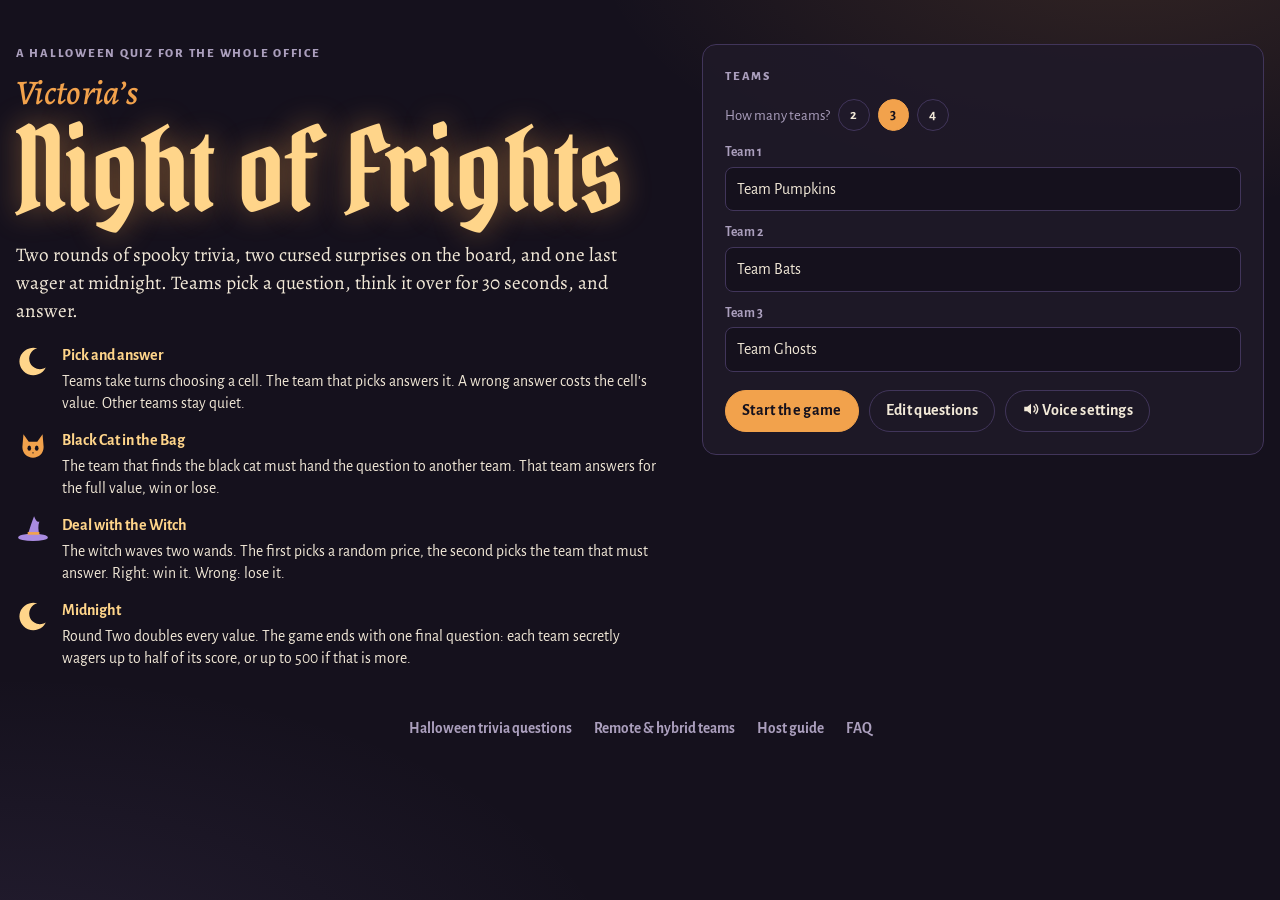
<file: index.html>
<!doctype html>
<html lang="en">
<head>
<meta charset="utf-8">
<meta name="viewport" content="width=device-width, initial-scale=1, viewport-fit=cover">
<script async src="https://www.googletagmanager.com/gtag/js?id=G-JL1KBEZPQX"></script>
<script>
window.dataLayer = window.dataLayer || [];
function gtag(){dataLayer.push(arguments);}
gtag('consent', 'default', {ad_storage:'denied', ad_user_data:'denied', ad_personalization:'denied', analytics_storage:'denied', region:['AT', 'BE', 'BG', 'HR', 'CY', 'CZ', 'DK', 'EE', 'FI', 'FR', 'DE', 'GR', 'HU', 'IE', 'IT', 'LV', 'LT', 'LU', 'MT', 'NL', 'PL', 'PT', 'RO', 'SK', 'SI', 'ES', 'SE', 'IS', 'LI', 'NO', 'GB', 'CH', 'CA-QC']});
gtag('consent', 'default', {ad_storage:'denied', ad_user_data:'denied', ad_personalization:'denied', analytics_storage:'granted'});
gtag('js', new Date());
gtag('config', 'G-JL1KBEZPQX', {allow_google_signals:false, allow_ad_personalization_signals:false});
</script>
<meta name="description" content="Free Halloween trivia game for office parties and team events: a spooky game-show board, a black cat, a witch’s deal and a midnight wager.">
<link rel="canonical" href="https://nightoffrights.monster/">
<meta name="robots" content="noindex, follow">
<meta name="author" content="Victoria">
<meta name="theme-color" content="#15111d">
<link rel="icon" href="/night-of-frights-game/favicon.ico" sizes="48x48">
<link rel="icon" href="/night-of-frights-game/favicon.svg" type="image/svg+xml">
<link rel="apple-touch-icon" href="/night-of-frights-game/apple-touch-icon.png">
<link rel="manifest" href="/night-of-frights-game/site.webmanifest">
<meta property="og:type" content="website">
<meta property="og:site_name" content="Victoria’s Night of Frights">
<meta property="og:locale" content="en_CA">
<meta property="og:url" content="https://nightoffrights.monster/">
<meta property="og:title" content="Victoria’s Night of Frights">
<meta property="og:description" content="A free Halloween quiz for the whole office: spooky trivia, a black cat, a witch’s deal and a midnight wager, with a narrator.">
<meta property="og:image" content="https://nightoffrights.monster/og-image.png">
<meta property="og:image:width" content="1200">
<meta property="og:image:height" content="630">
<meta property="og:image:alt" content="Victoria’s Night of Frights: a Halloween quiz for the whole office, with a glowing jack-o'-lantern">
<meta name="twitter:card" content="summary_large_image">
<meta name="twitter:title" content="Victoria’s Night of Frights">
<meta name="twitter:description" content="A free Halloween quiz for the whole office: spooky trivia, a black cat, a witch’s deal and a midnight wager, with a narrator.">
<meta name="twitter:image" content="https://nightoffrights.monster/og-image.png">
<script type="application/ld+json">{"@context": "https://schema.org", "@graph": [{"@type": "WebSite", "@id": "https://nightoffrights.monster/#website", "url": "https://nightoffrights.monster/", "name": "Victoria’s Night of Frights", "alternateName": "Night of Frights", "inLanguage": "en"}, {"@type": "WebApplication", "@id": "https://nightoffrights.monster/#game", "url": "https://nightoffrights.monster/", "name": "Victoria’s Night of Frights", "description": "Free Halloween trivia game for office parties and team events: a spooky game-show board, a black cat, a witch’s deal and a midnight wager.", "image": "https://nightoffrights.monster/og-image.png", "inLanguage": "en", "applicationCategory": "GameApplication", "genre": ["Trivia", "Quiz", "Party game"], "operatingSystem": "Any", "browserRequirements": "Requires JavaScript. Best in Chrome or Edge.", "isAccessibleForFree": true, "offers": {"@type": "Offer", "price": "0", "priceCurrency": "CAD"}, "author": {"@type": "Person", "name": "Victoria"}, "isPartOf": {"@id": "https://nightoffrights.monster/#website"}}]}</script>
<style>:root{padding-top:env(safe-area-inset-top,0px);padding-bottom:env(safe-area-inset-bottom,0px)}body{margin:0}img{max-width:100%}[hidden]{display:none!important}</style>
<title>Victoria’s Night of Frights · Halloween Office Quiz Game</title>
<link rel="preconnect" href="https://fonts.googleapis.com">
<link rel="preconnect" href="https://fonts.gstatic.com" crossorigin>
<link rel="stylesheet" href="https://fonts.googleapis.com/css2?family=Alegreya:ital,wght@0,400;0,500;0,700;1,400&family=Alegreya+Sans:wght@400;500;700;800&family=Oswald:wght@400;500;600&family=Pirata+One&display=swap">
<style>
/* Layout: one candlelit game table — scoreboard strip on top, 5×5 board of "cards" below, questions open as a full-screen overlay for the projector. Single dark theme by design (Halloween night). */
:root{
  color-scheme: dark;
  --night:#15111d;
  --dusk:#1f1929;
  --cell:#2b2239;
  --cell-hi:#3a2e4c;
  --line:#41355a;
  --bone:#f2e9d8;
  --ash:#ab9fbd;
  --candle:#f2a24c;
  --ember:#ffd58a;
  --good:#84bd7c;
  --bad:#e66a5e;
  --witch:#a98be0;
  --f-display:"Pirata One","Old English Text MT","Times New Roman",serif;
  --f-text:"Alegreya",Georgia,"Times New Roman",serif;
  --f-ui:"Alegreya Sans",system-ui,-apple-system,"Segoe UI",sans-serif;
  --f-num:"Oswald","Arial Narrow","Helvetica Neue",sans-serif;
  --r:10px;
}
*{box-sizing:border-box}
html,body{min-height:100%}
body{
  background:var(--night);
  background-image:
    radial-gradient(ellipse 60% 45% at 88% -8%, color-mix(in srgb,var(--candle) 14%,transparent), transparent 70%),
    radial-gradient(ellipse 70% 50% at 0% 110%, color-mix(in srgb,var(--witch) 10%,transparent), transparent 70%);
  background-attachment:fixed;
  color:var(--bone);
  font-family:var(--f-ui);
  font-size:16px;
  line-height:1.45;
}
#app{
  max-width:1400px;margin:0 auto;
  padding-block:20px 40px;
  padding-left:max(16px, env(safe-area-inset-left,0px));
  padding-right:max(16px, env(safe-area-inset-right,0px));
}
button{font:inherit;color:inherit;cursor:pointer}
button:focus-visible,input:focus-visible,textarea:focus-visible,select:focus-visible{outline:3px solid var(--ember);outline-offset:2px}
.btn{
  border:1px solid var(--line);background:var(--dusk);
  padding:.55em 1em;border-radius:999px;font-weight:700;letter-spacing:.02em;
  transition:background .15s,border-color .15s;
}
.btn:hover{background:var(--cell-hi);border-color:var(--ash)}
.btn.primary{background:var(--candle);color:var(--night);border-color:var(--candle)}
.btn.primary:hover{background:var(--ember);border-color:var(--ember)}
.btn.ghost{background:transparent}
.btn.warn{border-color:var(--bad);color:var(--bad)}
.btn.small{padding:.35em .8em;font-size:.88rem}
.btn[disabled]{opacity:.4;cursor:not-allowed}
.eyebrow{font-weight:800;text-transform:uppercase;letter-spacing:.14em;font-size:.78rem;color:var(--ash)}
.num{font-family:var(--f-num);font-variant-numeric:tabular-nums}

/* ---------- Setup ---------- */
.setup{display:grid;grid-template-columns:minmax(0,1.15fr) minmax(0,1fr);gap:40px;align-items:start;padding-top:24px}
.title{font-family:var(--f-display);font-weight:400;font-size:clamp(3.4rem,9vw,7.5rem);line-height:.9;margin:.1em 0 .15em;color:var(--ember);text-shadow:0 0 30px color-mix(in srgb,var(--candle) 45%,transparent);text-wrap:balance}
.lede{font-family:var(--f-text);font-size:1.2rem;max-width:34em;color:var(--bone)}
.byline{display:block;font-family:var(--f-text);font-style:italic;font-weight:500;font-size:.3em;line-height:1.1;color:var(--candle);letter-spacing:.01em;text-shadow:none;margin-bottom:.2em}
.panel{background:color-mix(in srgb,var(--dusk) 85%,transparent);border:1px solid var(--line);border-radius:14px;padding:22px}
.teams-form{display:grid;gap:12px;margin-top:14px}
.count-row{display:flex;gap:8px;flex-wrap:wrap;align-items:center}
.count-row .btn[aria-pressed="true"]{background:var(--candle);color:var(--night);border-color:var(--candle)}
.field{display:grid;gap:4px}
.field label{font-size:.85rem;color:var(--ash);font-weight:700}
input[type=text],input[type=number],textarea,select{
  width:100%;background:var(--night);color:var(--bone);border:1px solid var(--line);border-radius:8px;
  padding:.6em .7em;font:inherit;
}
textarea{resize:vertical;min-height:3.2em;font-family:var(--f-text)}
.actions{display:flex;gap:10px;flex-wrap:wrap;margin-top:18px}
.rules{margin:14px 0 0;padding:0;list-style:none;display:grid;gap:14px}
.rules li{display:grid;grid-template-columns:auto 1fr;gap:12px;align-items:start}
.rules b{display:block;color:var(--ember)}
.rules p{margin:.15em 0 0;color:var(--bone);font-size:.98rem}
.glyph{width:34px;height:34px;flex:none}

/* ---------- Board ---------- */
.topbar{display:flex;flex-wrap:wrap;gap:12px 20px;align-items:center;justify-content:space-between;margin-bottom:16px}
.round-name{font-family:var(--f-display);font-size:clamp(2rem,4vw,3rem);line-height:1;color:var(--ember);margin:0}
.tools{display:flex;gap:8px;flex-wrap:wrap}
.scores{display:grid;grid-template-columns:repeat(auto-fit,minmax(170px,1fr));gap:10px;margin-bottom:18px}
.team{
  background:var(--dusk);border:1px solid var(--line);border-radius:var(--r);
  padding:10px 12px;display:grid;grid-template-columns:1fr auto;align-items:center;gap:4px 10px;min-width:0;
}
.team.turn{border-color:var(--candle);box-shadow:0 0 0 1px var(--candle),0 0 24px color-mix(in srgb,var(--candle) 25%,transparent)}
.team .tname{font-weight:800;overflow-wrap:anywhere}
.team .tag{font-size:.72rem;text-transform:uppercase;letter-spacing:.12em;color:var(--candle);font-weight:800}
.team .score{font-family:var(--f-num);font-size:2.1rem;line-height:1;font-variant-numeric:tabular-nums;grid-row:span 2;align-self:center}
.team .score.neg{color:var(--bad)}
.team .adj{display:flex;gap:6px}
.team .adj button{width:30px;height:26px;border-radius:6px;border:1px solid var(--line);background:transparent;color:var(--ash);font-weight:800;line-height:1}
.team .adj button:hover{color:var(--bone);border-color:var(--ash)}
.board-wrap{overflow-x:auto;padding-bottom:4px}
.board{display:grid;grid-template-columns:repeat(5,minmax(0,1fr));gap:10px;min-width:640px}
.cat{
  display:flex;align-items:center;justify-content:center;text-align:center;min-height:78px;padding:10px;
  font-weight:800;text-transform:uppercase;letter-spacing:.08em;font-size:clamp(.82rem,1.25vw,1.05rem);
  color:var(--bone);border-bottom:2px solid var(--candle);text-wrap:balance;
}
.cell{
  aspect-ratio:16/10;max-width:100%;border-radius:var(--r);border:1px solid var(--line);
  background:linear-gradient(180deg,var(--cell-hi),var(--cell));
  font-family:var(--f-num);font-weight:600;font-size:clamp(1.6rem,3.6vw,3rem);color:var(--candle);
  font-variant-numeric:tabular-nums;transition:transform .12s,box-shadow .2s,color .2s;
}
.cell:hover:not(.used){color:var(--ember);transform:translateY(-2px);box-shadow:0 8px 28px color-mix(in srgb,var(--candle) 28%,transparent)}
.cell.used{background:transparent;border-style:dashed;color:transparent;cursor:default}
.board-foot{display:flex;flex-wrap:wrap;gap:10px;justify-content:space-between;align-items:center;margin-top:18px;color:var(--ash);font-size:.92rem}
/* The board screen is exactly one screen tall: header, scores and footer take what they need, the grid shares the rest */
.board-screen{display:flex;flex-direction:column;gap:clamp(8px,1.6vh,16px);height:calc(100vh - 60px);height:calc(100dvh - 60px);min-height:480px}
.board-screen > .topbar,.board-screen > .scores,.board-screen > .board-foot{margin:0}
.board-screen .round-name{font-size:clamp(1.6rem,min(4vw,5.5vh),3rem)}
.board-screen .team{padding:clamp(6px,1vh,10px) 12px}
.board-screen .team .score{font-size:clamp(1.4rem,4vh,2.1rem)}
.board-screen .board-wrap{flex:1 1 auto;min-height:0;overflow:auto;padding-bottom:0}
.board-screen .board{height:100%;min-height:300px;grid-template-rows:auto repeat(5,minmax(0,1fr));gap:clamp(6px,1.2vh,10px)}
.board-screen .cat{min-height:0;padding:clamp(4px,.8vh,10px) 8px;font-size:clamp(.72rem,min(1.25vw,2.1vh),1.05rem)}
.board-screen .cell{aspect-ratio:auto;min-height:0;font-size:clamp(1.3rem,min(3.6vw,6vh),3rem)}

/* ---------- Overlay ---------- */
.overlay{
  position:fixed;inset:0;z-index:50;overflow-y:auto;
  background:color-mix(in srgb,var(--night) 94%,transparent);backdrop-filter:blur(6px);
  padding-top:calc(24px + env(safe-area-inset-top,0px));
  padding-bottom:calc(24px + env(safe-area-inset-bottom,0px));
  padding-left:max(16px, env(safe-area-inset-left,0px));
  padding-right:max(16px, env(safe-area-inset-right,0px));
}
.qcard{max-width:1040px;margin:0 auto;display:grid;gap:22px}
.qhead{display:flex;flex-wrap:wrap;justify-content:space-between;gap:10px;align-items:baseline}
.qhead .val{font-family:var(--f-num);font-size:2rem;color:var(--candle)}
.qtext{font-family:var(--f-text);font-size:clamp(1.5rem,3.6vw,2.8rem);line-height:1.22;margin:0;text-wrap:balance}
.special{display:flex;gap:16px;align-items:center;padding:16px 18px;border-radius:14px;border:1px solid var(--line);background:var(--dusk)}
.special.blackcat{border-color:var(--candle)}
.special.witch{border-color:var(--witch)}
.special h3{margin:0;font-family:var(--f-display);font-weight:400;font-size:clamp(1.8rem,3.6vw,2.6rem);line-height:1}
.special.blackcat h3{color:var(--candle)}
.special.witch h3{color:var(--witch)}
.special p{margin:.3em 0 0}
.special .glyph{width:64px;height:64px}
.pick{display:flex;flex-wrap:wrap;gap:10px}
.pick .btn{font-size:1.05rem}
.timer{display:flex;align-items:center;gap:14px}
.timer svg{width:74px;height:74px;transform:rotate(-90deg)}
.timer .t{font-family:var(--f-num);font-size:2rem;min-width:2.2ch;font-variant-numeric:tabular-nums}
.timer.low .t{color:var(--bad)}
.answer{border-left:4px solid var(--candle);padding:6px 0 6px 18px}
.answer .a{font-family:var(--f-text);font-weight:700;font-size:clamp(1.6rem,3.6vw,2.6rem);color:var(--ember);line-height:1.2}
.answer .note{margin-top:10px;color:var(--bone);font-family:var(--f-text);font-size:clamp(1.15rem,2vw,1.5rem);line-height:1.35;max-width:46em;opacity:.9}
.judge{display:grid;gap:8px}
.jrow{display:flex;flex-wrap:wrap;align-items:center;gap:8px 12px;padding:10px 12px;border-radius:var(--r);background:var(--dusk);border:1px solid var(--line)}
.jrow .jn{font-weight:800;flex:1 1 140px;min-width:0;overflow-wrap:anywhere}
.jrow .jn small{display:block;font-weight:700;color:var(--candle);text-transform:uppercase;letter-spacing:.1em;font-size:.7rem}
.seg{display:flex;flex-wrap:wrap;gap:6px}
.seg button{border:1px solid var(--line);background:transparent;border-radius:999px;padding:.4em .9em;font-weight:700;font-size:.95rem}
.seg button[aria-pressed="true"].ok{background:var(--good);border-color:var(--good);color:var(--night)}
.seg button[aria-pressed="true"].half{background:var(--ember);border-color:var(--ember);color:var(--night)}
.seg button[aria-pressed="true"].no{background:var(--bad);border-color:var(--bad);color:var(--night)}
.wager{width:7.5em}
.hint{color:var(--ash);font-size:.92rem;margin:0}
.kbd{font-family:var(--f-num);border:1px solid var(--line);border-radius:4px;padding:0 .35em;font-size:.85em}

/* ---------- Final & podium ---------- */
.stage{max-width:1040px;margin:0 auto;display:grid;gap:22px;padding-top:10px}
.big-cat{font-family:var(--f-display);font-size:clamp(2.8rem,8vw,6rem);line-height:.95;color:var(--ember);margin:0;text-wrap:balance}
.podium{display:grid;grid-template-columns:repeat(3,minmax(0,1fr));gap:12px;align-items:end;margin-top:20px}
.step{display:grid;gap:8px;text-align:center}
.step .who{font-weight:800;font-size:1.15rem;overflow-wrap:anywhere}
.step .pts{font-family:var(--f-num);font-size:1.6rem;color:var(--candle)}
.block{border-radius:10px 10px 0 0;display:flex;align-items:flex-start;justify-content:center;padding-top:12px;
  font-family:var(--f-display);font-size:3rem;color:var(--night);transform-origin:bottom;animation:rise .9s cubic-bezier(.2,.8,.2,1) both}
.p1 .block{height:220px;background:var(--ember);animation-delay:.5s}
.p2 .block{height:160px;background:var(--ash);animation-delay:.25s}
.p3 .block{height:115px;background:var(--candle);animation-delay:0s}
@keyframes rise{from{transform:scaleY(0)}to{transform:scaleY(1)}}
.rest{display:grid;gap:6px;margin-top:8px}
.rest div{display:flex;justify-content:space-between;padding:8px 12px;border-radius:8px;background:var(--dusk)}

/* ---------- Editor ---------- */
.tabs{display:flex;gap:8px;flex-wrap:wrap}
.tabs .btn[aria-selected="true"]{background:var(--candle);color:var(--night);border-color:var(--candle)}
.ecat{border:1px solid var(--line);border-radius:12px;padding:14px;display:grid;gap:12px;background:var(--dusk)}
.eq{display:grid;grid-template-columns:64px minmax(0,1fr);gap:10px;align-items:start;padding-top:12px;border-top:1px solid var(--line)}
.eq .v{font-family:var(--f-num);font-size:1.3rem;color:var(--candle);padding-top:.3em}
.eq .fields{display:grid;gap:8px;grid-template-columns:minmax(0,1fr) minmax(0,1fr)}
.eq .fields .wide{grid-column:1 / -1}

/* ---------- Rules slides ---------- */
.deck{min-height:calc(100dvh - 60px);display:grid;grid-template-rows:1fr auto;gap:24px}
.slide{display:grid;grid-template-columns:minmax(0,.8fr) minmax(0,1.2fr);gap:clamp(24px,5vw,80px);align-items:center;animation:slidein .45s ease both}
@keyframes slidein{from{opacity:0;transform:translateY(14px)}to{opacity:1;transform:none}}
.slide-art{display:flex;justify-content:center;align-items:center;min-width:0}
.slide-text{min-width:0}
.slide-title{font-family:var(--f-display);font-weight:400;font-size:clamp(3rem,7vw,6.5rem);line-height:.95;color:var(--ember);margin:.12em 0 .35em;text-wrap:balance}
.slide-list{list-style:none;margin:0;padding:0;display:grid;gap:.7em;font-family:var(--f-text);font-size:clamp(1.3rem,2.5vw,2.1rem);line-height:1.3;max-width:24em}
.slide-list li{padding-left:1.1em;position:relative}
.slide-list li::before{content:"";position:absolute;left:0;top:.5em;width:.42em;height:.42em;border-radius:50%;background:var(--candle)}
.slide-big{font-family:var(--f-text);font-size:clamp(1.6rem,3.4vw,2.8rem);line-height:1.25;margin:0}
.slide-big b{color:var(--ember)}
.glyph.hero{width:clamp(150px,24vw,320px);height:auto}
.chips{display:flex;flex-wrap:wrap;gap:10px;margin-top:22px}
.chip{padding:.35em .9em;border:1px solid var(--candle);border-radius:999px;font-weight:800;font-size:clamp(1rem,1.8vw,1.4rem)}
.mini{display:grid;grid-template-columns:repeat(5,minmax(0,1fr));gap:6px;width:min(560px,100%)}
.mini .h{font-size:clamp(.55rem,.95vw,.78rem);font-weight:800;text-transform:uppercase;letter-spacing:.05em;text-align:center;padding:4px 2px;border-bottom:2px solid var(--candle);display:flex;align-items:flex-end;justify-content:center;min-height:3.4em;text-wrap:balance}
.mini .v{aspect-ratio:16/10;border-radius:6px;background:linear-gradient(180deg,var(--cell-hi),var(--cell));border:1px solid var(--line);display:flex;align-items:center;justify-content:center;font-family:var(--f-num);color:var(--candle);font-size:clamp(.85rem,1.8vw,1.5rem)}
.mini .v.pick{box-shadow:0 0 0 2px var(--ember),0 0 26px color-mix(in srgb,var(--candle) 50%,transparent);color:var(--ember)}
.half-art{width:clamp(160px,22vw,280px);aspect-ratio:1;max-width:100%;border-radius:50%;border:4px dashed var(--candle);display:flex;align-items:center;justify-content:center;font-family:var(--f-num);font-size:clamp(4.5rem,11vw,8.5rem);color:var(--ember)}
.ladder{display:grid;gap:8px;width:min(260px,100%)}
.ladder div{display:flex;justify-content:space-between;align-items:baseline;padding:8px 16px;border-radius:8px;background:var(--dusk);border:1px solid var(--line);font-family:var(--f-num);font-size:clamp(1.2rem,2.4vw,2rem);color:var(--candle)}
.ladder s{color:var(--ash);font-size:.7em}
.deck-bar{display:flex;flex-wrap:wrap;gap:12px;justify-content:space-between;align-items:center;border-top:1px solid var(--line);padding-top:16px}
.dots{display:flex;gap:8px;flex-wrap:wrap}
.dot{width:12px;height:12px;border-radius:50%;border:1px solid var(--ash);background:transparent;padding:0}
.dot.on{background:var(--candle);border-color:var(--candle)}

/* ---------- Deal with the Witch: two wands, two reels ---------- */
.reels{display:grid;grid-template-columns:repeat(2,minmax(0,1fr));gap:18px}
.reel{border:1px solid var(--witch);border-radius:16px;padding:20px 16px;display:grid;gap:14px;justify-items:center;text-align:center;min-width:0;
  background:radial-gradient(ellipse at 50% 0%,color-mix(in srgb,var(--witch) 16%,transparent),transparent 70%),var(--dusk)}
.reel-label{font-weight:800;text-transform:uppercase;letter-spacing:.14em;font-size:.78rem;color:var(--witch)}
.reel-face{font-family:var(--f-display);font-size:clamp(3rem,8vw,6rem);line-height:1.05;color:var(--ash);min-height:1.15em;display:flex;align-items:center;justify-content:center;max-width:100%;overflow-wrap:anywhere;font-variant-numeric:tabular-nums}
.reel-face.teamname{font-size:clamp(2rem,5vw,3.8rem)}
.witch-reveal{display:grid;gap:22px}
.witch-reveal .howto li,.witch-reveal .reel,.witch-reveal .witch-quote{animation:rise-in .5s ease both}
.witch-reveal .howto li:nth-child(2){animation-delay:.12s}
.witch-reveal .howto li:nth-child(3){animation-delay:.24s}
.witch-reveal .reel{animation-delay:.36s}
.witch-reveal .reel + .reel{animation-delay:.48s}
.reel.spinning .reel-face{color:var(--witch);filter:blur(.5px)}
.reel.done{box-shadow:0 0 0 2px var(--witch),0 0 46px color-mix(in srgb,var(--witch) 45%,transparent)}
.reel.done .reel-face{color:var(--ember);animation:pop .55s cubic-bezier(.2,1.6,.4,1)}
@keyframes pop{0%{transform:scale(.55);opacity:.3}100%{transform:scale(1);opacity:1}}
.wand-btn svg{transition:transform .2s}
.wand-btn.waving svg{animation:wave .7s ease}
@keyframes wave{0%{transform:rotate(0)}25%{transform:rotate(-35deg)}55%{transform:rotate(20deg)}100%{transform:rotate(0)}}
/* Black cat: after the narrator asks, the other teams appear big and centered */
.cat-pick{display:grid;justify-items:center;gap:clamp(16px,3vh,28px);text-align:center;padding-top:clamp(8px,2vh,24px)}
.cat-ask{font-family:var(--f-display);font-weight:400;font-size:clamp(2.4rem,6vw,4.6rem);line-height:1;color:var(--candle);margin:0;animation:rise-in .5s ease both}
.cat-teams{display:flex;flex-wrap:wrap;justify-content:center;gap:clamp(12px,2vw,24px)}
.cat-team{font-family:var(--f-display);font-size:clamp(2rem,5vw,3.8rem);line-height:1.1;padding:.25em .9em;border-radius:20px;border:2px solid var(--candle);background:var(--dusk);color:var(--bone);
  animation:rise-in .5s ease both;transition:transform .15s,background .15s,color .15s}
.cat-team:hover,.cat-team:focus-visible{background:var(--candle);color:var(--night);transform:translateY(-3px) scale(1.03)}
@keyframes rise-in{from{opacity:0;transform:translateY(16px) scale(.96)}to{opacity:1;transform:none}}
.witch-quote{font-family:var(--f-text);font-style:italic;font-size:clamp(1.2rem,2.4vw,1.7rem);margin:.3em 0 0;color:var(--bone)}
/* Step-by-step rules on the surprise screens; the current step lights up */
.howto{display:grid;grid-template-columns:repeat(3,minmax(0,1fr));gap:12px;margin:0;padding:0;list-style:none;counter-reset:step}
.howto li{counter-increment:step;display:grid;grid-template-columns:auto minmax(0,1fr);gap:12px;align-items:start;padding:14px 16px;border-radius:12px;border:1px solid var(--line);background:var(--dusk);
  font-family:var(--f-text);font-size:clamp(1.05rem,1.7vw,1.35rem);line-height:1.35;opacity:.5;transition:opacity .3s,border-color .3s,box-shadow .3s}
.howto li::before{content:counter(step);font-family:var(--f-num);font-size:1.5em;line-height:1;color:var(--candle)}
.howto li.done{opacity:.8}
.howto li.now{opacity:1;border-color:var(--candle);box-shadow:0 0 0 1px var(--candle),0 0 24px color-mix(in srgb,var(--candle) 22%,transparent)}
.howto li b{color:var(--ember)}
.howto.witch li::before{color:var(--witch)}
.howto.witch li.now{border-color:var(--witch);box-shadow:0 0 0 1px var(--witch),0 0 24px color-mix(in srgb,var(--witch) 25%,transparent)}

/* ---------- Voice ---------- */
.vgrid{display:grid;gap:18px}
.check{display:flex;gap:12px;align-items:flex-start;font-weight:700;cursor:pointer}
.check input{width:20px;height:20px;accent-color:var(--candle);margin-top:2px;flex:none}
.check small{display:block;font-weight:400;color:var(--ash);margin-top:2px}
input[type=range]{width:100%;accent-color:var(--candle)}
.rangehead{display:flex;justify-content:space-between;align-items:baseline}
.rangehead span{color:var(--candle)}
.btn svg{vertical-align:-3px}

@media (max-width:820px){
  .howto{grid-template-columns:minmax(0,1fr)}
  .reels{grid-template-columns:minmax(0,1fr)}
  .slide{grid-template-columns:minmax(0,1fr);gap:20px}
  .setup{grid-template-columns:minmax(0,1fr);gap:24px;padding-top:4px}
  .eq{grid-template-columns:minmax(0,1fr)}
  .eq .fields{grid-template-columns:minmax(0,1fr)}
  .podium .block{font-size:2rem}
  .p1 .block{height:150px}.p2 .block{height:110px}.p3 .block{height:80px}
}
@media (prefers-reduced-motion:reduce){
  *,*::before,*::after{animation:none!important;transition:none!important}
}
</style>
<style id="nof-mobile">
@media (max-width:700px), (max-height:520px) and (orientation:landscape){
  .board-screen{height:auto;min-height:0;gap:10px}
  .board-screen .board-wrap{flex:none;overflow:visible}
  .board-screen .board,.board{min-width:0;height:auto;grid-template-rows:auto;gap:6px}
  .board-screen .cell{aspect-ratio:16/10;min-height:0}
  .board-screen .topbar{gap:8px 12px}
  .board-screen .tools{gap:6px}
  .board-screen .tools .btn{font-size:.8rem;padding:.4em .8em}
}
@media (max-width:700px){
  #app{padding-block:12px 28px}
  .board-screen .round-name{font-size:1.9rem}
  .board-screen .scores{grid-template-columns:repeat(2,minmax(0,1fr));gap:6px}
  .board-screen .team{padding:6px 8px;gap:2px 6px;border-radius:8px}
  .board-screen .team .tname{font-size:.88rem;line-height:1.15}
  .board-screen .team .tag{font-size:.6rem;letter-spacing:.08em}
  .board-screen .team .score{font-size:1.45rem}
  .board-screen .team .adj{gap:4px}
  .board-screen .team .adj button{width:30px;height:24px}
  .board-screen .board{gap:5px}
  .board-screen .cat{font-size:.58rem;letter-spacing:.02em;padding:4px 1px 6px;min-height:42px;line-height:1.15;
    overflow-wrap:anywhere;hyphens:auto;border-bottom-width:2px}
  .board-screen .cell{aspect-ratio:1/1;font-size:1.05rem;border-radius:8px}
  .board-screen .board-foot{font-size:.82rem;gap:8px}
  .board-screen .board-foot .btn{font-size:.82rem;padding:.4em .85em}
  .reels{grid-template-columns:repeat(2,minmax(0,1fr));gap:10px}
  .reel{padding:12px 8px;gap:8px;border-radius:12px}
  .reel-label{font-size:.6rem;letter-spacing:.08em}
  .reel-face{font-size:2.6rem}
  .reel-face.teamname{font-size:1.5rem}
  .reel .btn{font-size:.8rem;padding:.4em .8em}
  .howto{gap:8px}
  .howto li{padding:10px 12px;font-size:.95rem}
  .qhead .val{font-size:1.6rem}
  .cat-team{font-size:2rem}
}
@media (max-height:520px) and (orientation:landscape) and (min-width:701px){
  #app{padding-block:8px 16px}
  .board-screen{gap:6px}
  .board-screen .round-name{font-size:1.5rem}
  .board-screen .team{padding:4px 10px}
  .board-screen .team .score{font-size:1.3rem}
  .board-screen .team .adj button{height:22px}
  .board-screen .cat{min-height:0;padding:2px 4px 4px;font-size:.66rem}
  .board-screen .cell{aspect-ratio:auto;height:46px;font-size:1.25rem}
  .board-screen .board{gap:5px}
  .board-screen .board-foot{font-size:.8rem}
}
@media (max-width:380px){
  .board-screen .cat{font-size:.52rem}
  .board-screen .cell{font-size:.95rem}
  .reel-face{font-size:2.2rem}
}
</style>
</head>
<body>
<div id="app"><main class="nof-static" style="max-width:760px;margin:0 auto;padding:40px 16px;font-family:Georgia,serif;color:#f2e9d8">
<p style="text-transform:uppercase;letter-spacing:.14em;font:800 .78rem system-ui,sans-serif;color:#ab9fbd">A Halloween quiz for the whole office</p>
<h1 style="color:#ffd58a;font-size:3rem;line-height:1;margin:.2em 0">Victoria’s Night of Frights</h1>
<p>A free Halloween trivia game for office parties and team events, made for a big screen. Teams pick spooky questions on a game-show board, think for 30 seconds and answer. A narrator reads every question aloud.</p>
<h2 style="color:#f2a24c">How it plays</h2>
<ul>
<li><strong>Two rounds</strong> of five Halloween and Canadian categories, worth 100–500 and then 200–1,000 points.</li>
<li><strong>Black Cat in the Bag:</strong> the team that finds the cat must hand the question to another team.</li>
<li><strong>Deal with the Witch:</strong> two magic wands pick a random price and the team that must answer.</li>
<li><strong>Midnight:</strong> one final question with secret wagers, then a podium for the winning team.</li>
</ul>
<p>Works for 2–4 teams in the room and over a video call. No sign-up, no download.</p>
<noscript><p><strong>This game needs JavaScript.</strong> Please turn it on to play.</p></noscript>
</main></div>

<script>
/* ===================== Questions ===================== */
const DEFAULT_Q = {
  rounds: [
    { name: "Round One", values: [100,200,300,400,500], categories: [
      { name: "Monster Mash", qs: [
        { q: "In Bram Stoker's 1897 novel, which count travels from Transylvania to England?", a: "Count Dracula", note: "Stoker's count sails to Whitby, England, looking for new victims." },
        { q: "What is the first name of Dr. Frankenstein in Mary Shelley's novel?", a: "Victor", note: "The monster itself never gets a name." },
        { q: "In Robert Louis Stevenson's story, Dr. Jekyll's evil alter ego is Mr. ___?", a: "Hyde", note: "Jekyll drinks a potion that turns him into the cruel Edward Hyde." },
        { q: "According to legend, a bullet made of which metal can stop a werewolf?", a: "Silver", note: "Silver has long been linked to purity and protection from evil, and werewolf films made the silver bullet famous." },
        { q: "Ancient Egyptians stored a mummy's organs in special containers. What are these jars called?", a: "Canopic jars", note: "The jars held the stomach, intestines, lungs and liver. The heart stayed inside the body." }
      ]},
      { name: "Pumpkin Patch", qs: [
        { q: "Botanically speaking, is a pumpkin a fruit or a vegetable?", a: "A fruit", note: "It grows from a flower and holds seeds, so botanists call it a fruit." },
        { q: "Before pumpkins, people in Ireland and Scotland carved lanterns out of which root vegetable?", a: "Turnips", note: "Irish and Scottish immigrants switched to pumpkins in North America, which were bigger and easier to carve. Rutabagas count too." },
        { q: "In the Irish legend of \"Stingy Jack\", who did Jack trick?", a: "The Devil", note: "Jack tricked the Devil, so heaven and hell both turned him away. He wanders with a coal inside a carved turnip." },
        { q: "What is the Spanish name for hulled pumpkin seeds, a popular snack?", a: "Pepitas", note: "Short for \"pepitas de calabaza\", meaning little squash seeds. They are popular in Mexican cooking.", special: "cat" },
        { q: "Pumpkin pie spice usually mixes cinnamon, ginger, cloves and which spice that originally came from the Banda Islands?", a: "Nutmeg", note: "Nutmeg comes from a tree native to the Banda Islands in Indonesia, once the world's only source." }
      ]},
      { name: "Spooky Canada", qs: [
        { q: "For decades, Canadian kids carried small orange boxes while trick-or-treating to collect coins for which organization?", a: "UNICEF", note: "UNICEF Canada started the program in 1955 and retired the boxes in 2006." },
        { q: "The earliest known record of kids in English-speaking North America going door to door on Halloween is a 1911 newspaper report from which Ontario city?", a: "Kingston", note: "Kids went \"guising\" and got nuts and candy for songs and rhymes." },
        { q: "Which wafer chocolate bar, a Canadian favourite, has a coffee-flavoured filling?", a: "Coffee Crisp", note: "Layers of vanilla wafer and foamed coffee-flavoured candy in milk chocolate, made by Nestlé in Toronto.", special: "cat" },
        { q: "Legend says a ghostly bellman named Sam still helps guests at which castle-like hotel in the Rockies?", a: "The Fairmont Banff Springs", note: "Guests say he helps with stuck doors and directions, then vanishes. The legend is based on a real bellman." },
        { q: "From 1999 to 2019, people in Windsor, Nova Scotia raced across a lake sitting in what?", a: "Giant hollowed-out pumpkins", note: "The Windsor Pumpkin Regatta on Lake Pisiquid used giant pumpkins grown at the Dill family farm." }
      ]},
      { name: "Scream Screen", qs: [
        { q: "In John Carpenter's 1978 film \"Halloween\", what is the masked killer's name?", a: "Michael Myers", note: "He escapes a psychiatric hospital and returns to his hometown of Haddonfield, Illinois." },
        { q: "Which 1960 Alfred Hitchcock film made a shower at the Bates Motel terrifying?", a: "Psycho", note: "Janet Leigh's shower scene is one of the most famous scenes in film history." },
        { q: "In \"The Nightmare Before Christmas\", what is the Pumpkin King's full name?", a: "Jack Skellington", note: "The 1993 stop-motion film, produced by Tim Burton, is set in Halloween Town." },
        { q: "In which 1982 film does a little girl turn to the TV and announce \"They're here\"?", a: "Poltergeist", note: "Little Carol Anne says it to the static on the family's TV screen." },
        { q: "In \"Ghostbusters\" (1984), which giant creature stomps through New York in the finale?", a: "The Stay Puft Marshmallow Man", note: "Ray tries to think of something harmless, and the villain Gozer takes that shape." }
      ]},
      { name: "Phobias", qs: [
        { q: "What is the fear of spiders called?", a: "Arachnophobia", note: "From the Greek word \"arachne\", spider." },
        { q: "What is the fear of the number 13 called?", a: "Triskaidekaphobia", note: "From Greek: \"tris\" (three), \"kai\" (and), \"deka\" (ten)." },
        { q: "\"Nomophobia\" is the fear of being without what?", a: "Your mobile phone", note: "Short for \"no mobile phone phobia\"." },
        { q: "\"Coulrophobia\" is the fear of what?", a: "Clowns", note: "Often traced to a Greek word for a stilt-walker." },
        { q: "What is the name for the fear of Halloween?", a: "Samhainophobia", note: "Named after Samhain, the Celtic festival that Halloween grew from.", special: "witch" }
      ]}
    ]},
    { name: "Round Two", values: [200,400,600,800,1000], categories: [
      { name: "Witches & Wizards", qs: [
        { q: "What do witches traditionally fly on?", a: "A broomstick", note: "Old folk tales and woodcuts showed witches riding brooms to secret gatherings." },
        { q: "In 1692, a famous series of witch trials took place in which Massachusetts town?", a: "Salem", note: "About 200 people were accused, and 20 were executed." },
        { q: "How many witches appear at the start of Shakespeare's \"Macbeth\"?", a: "Three", note: "The Weird Sisters predict that Macbeth will become king." },
        { q: "In \"The Wizard of Oz\" (1939), what makes the Wicked Witch of the West melt?", a: "A bucket of water", note: "Dorothy throws water to put out a fire on the Scarecrow and splashes the witch." },
        { q: "In Slavic folklore, which witch lives in a hut that stands on chicken legs?", a: "Baba Yaga", note: "In the tales, Baba Yaga flies in a mortar and steers with a pestle." }
      ]},
      { name: "Candy Crush", qs: [
        { q: "Name the three colours of classic candy corn.", a: "White, orange and yellow", note: "From the tip down: white, orange, then a yellow base." },
        { q: "The Snickers bar was named after what kind of animal owned by the Mars family?", a: "A horse", note: "The Mars family named the bar after their favourite horse, Snickers, around 1930." },
        { q: "The bar we now call Kit Kat was launched in 1935 under a different name. In which country was it made?", a: "England (United Kingdom)", note: "Rowntree's of York sold it as \"Chocolate Crisp\". It became Kit Kat in 1937.", special: "cat" },
        { q: "In Canada, Smarties are candy-coated chocolates. What are Smarties in the United States?", a: "Tart sugar tablets sold in rolls", note: "Canadian Smarties are made by Nestlé. The American candy with the same name is a completely different sweet." },
        { q: "This New Brunswick company, Canada's oldest candy maker (founded 1873), is credited with the first wrapped chocolate bar. Name it.", a: "Ganong", note: "Ganong Bros. of St. Stephen, New Brunswick, began selling its first chocolate bars in 1910." }
      ]},
      { name: "Creatures of the Night", qs: [
        { q: "Which flying mammal finds its way in the dark using echolocation?", a: "The bat", note: "Bats make high-pitched calls and listen for the echoes to find insects in the dark." },
        { q: "What is a group of owls called?", a: "A parliament", note: "Owls usually live alone, but a group of them is called a parliament." },
        { q: "Which spider is known for a red hourglass mark on its belly?", a: "The black widow", note: "The red hourglass is on the underside of the female's abdomen." },
        { q: "Vampire bats really exist. What do they feed on?", a: "Blood", note: "Usually from livestock and birds. They lap it up rather than suck it.", special: "cat" },
        { q: "About how many degrees can an owl turn its head?", a: "About 270 degrees", note: "Owls have twice as many neck bones as people, so they can look over their backs." }
      ]},
      { name: "Around the World", qs: [
        { q: "Which Mexican holiday on November 1–2 honours loved ones who have died?", a: "Día de los Muertos (Day of the Dead)", note: "Families build altars called ofrendas with photos, marigolds and the favourite foods of the dead." },
        { q: "Halloween grew out of which ancient Celtic festival?", a: "Samhain", note: "Samhain marked the end of the harvest, when the line to the spirit world was believed to grow thin." },
        { q: "Decorated sugar skulls made for the Day of the Dead have what Spanish name?", a: "Calaveras (de azúcar)", note: "\"Calavera\" is Spanish for skull. The sugar skulls often carry the name of a loved one." },
        { q: "On what date does Britain celebrate Guy Fawkes Night with bonfires and fireworks?", a: "November 5", note: "It marks the failed Gunpowder Plot of 1605 to blow up the Houses of Parliament." },
        { q: "The word \"Halloween\" is a shortened form of which phrase?", a: "All Hallows' Eve", note: "\"Hallow\" is an old word for saint. October 31 is the evening before All Saints' Day.", special: "witch" }
      ]},
      { name: "Lights, Camera, Scream", qs: [
        { q: "In the \"Scream\" films, what is the masked killer called?", a: "Ghostface", note: "The mask is often compared to Edvard Munch's painting \"The Scream\"." },
        { q: "How many times must you say his name to summon Beetlejuice?", a: "Three", note: "Saying \"Beetlejuice\" three times calls him into the world of the living." },
        { q: "In \"Hocus Pocus\" (1993), what is the name of the boy turned into an immortal black cat?", a: "Thackery Binx", note: "The Sanderson sisters cursed Thackery in 1693 for trying to save his little sister." },
        { q: "Which Stephen King novel features the clown Pennywise?", a: "It", note: "Stephen King published \"It\" in 1986. Pennywise returns to Derry, Maine, every 27 years." },
        { q: "What is the name of the hotel in \"The Shining\"?", a: "The Overlook Hotel", note: "Jack Torrance becomes the winter caretaker of the Overlook, high in the Colorado Rockies." }
      ]}
    ]}
  ],
  final: {
    category: "The Real Dracula",
    q: "Bram Stoker borrowed Dracula's name from a 15th-century ruler of Wallachia who was infamous for punishing enemies on wooden stakes. What was this ruler's name?",
    a: "Vlad the Impaler",
    note: "Also known as Vlad III, or Vlad Dracula. \"Dracula\" means \"son of the dragon\"."
  },
  tiebreak: {
    q: "In what year was Bram Stoker's novel \"Dracula\" first published?",
    a: "1897",
    note: "Dracula was first published in London in May 1897."
  }
};

/* ===================== Storage ===================== */
const KEY_S = "nof-state-v1", KEY_Q = "nof-questions-v1";
const clone = o => JSON.parse(JSON.stringify(o));
function load(k){ try { const v = localStorage.getItem(k); return v ? JSON.parse(v) : null; } catch(e){ return null; } }
function save(k,v){ try { localStorage.setItem(k, JSON.stringify(v)); } catch(e){} }
function drop(k){ try { localStorage.removeItem(k); } catch(e){} }

const TEAM_NAMES = ["Team Pumpkins","Team Bats","Team Ghosts","Team Witches"];
function freshState(n, names){
  n = n || 3;
  return {
    screen: "setup", teamCount: n,
    teams: (names || TEAM_NAMES).slice(0,4).map((name,i)=>({ name: name || TEAM_NAMES[i], score: 0 })),
    round: 0, used: {}, turn: 0, q: null, final: null, sound: true, editor: null
  };
}

let Q = load(KEY_Q) || clone(DEFAULT_Q);
if (!Q.tiebreak) Q.tiebreak = clone(DEFAULT_Q.tiebreak);
/* Carry corrected default questions into a copy saved in this browser, without touching the host's own edits */
(function migrateQ(){
  const fixes = {
    "In which country was the Kit Kat bar first made, in 1935?": [1,1,2],
    "The earliest known record of North American kids going door to door on Halloween is a 1911 newspaper report from which Ontario city?": [0,2,1]
  };
  try {
    Q.rounds.forEach(r => r.categories.forEach(c => c.qs.forEach(q => {
      const p = fixes[q.q]; if (!p) return;
      const fresh = DEFAULT_Q.rounds[p[0]].categories[p[1]].qs[p[2]];
      q.q = fresh.q; q.note = fresh.note;
    })));
  } catch(e){}
  try {
    const OLD = new Set(["Rutabagas count too.", "The Windsor Pumpkin Regatta on Lake Pisiquid.", "Ganong Bros. of St. Stephen, N.B.", "Usually from livestock and birds.", "Also known as Vlad III, or Vlad Dracula."]);
    const byText = {};
    DEFAULT_Q.rounds.forEach(r => r.categories.forEach(c => c.qs.forEach(q => { byText[q.q] = q.note; })));
    const fill = (q, note) => { if (note && (!q.note || OLD.has(q.note))) q.note = note; };
    Q.rounds.forEach(r => r.categories.forEach(c => c.qs.forEach(q => fill(q, byText[q.q]))));
    if (Q.final && Q.final.q === DEFAULT_Q.final.q) fill(Q.final, DEFAULT_Q.final.note);
    if (Q.tiebreak && Q.tiebreak.q === DEFAULT_Q.tiebreak.q) fill(Q.tiebreak, DEFAULT_Q.tiebreak.note);
  } catch(e){}
})();
let S = load(KEY_S) || freshState(3);
let hist = [];
let armed = null;            // two-click confirmations
let timer = { id: null, left: 0, total: 0, running: false };

function persist(){ const s = clone(S); s.editor = null; s.voicePanel = null; s.voiceExport = null; save(KEY_S, s); }
function persistQ(){ save(KEY_Q, Q); }

/* ===================== Voice (browser speech) ===================== */
const KEY_V = "nof-voice-v1";
const V = Object.assign({ on: true, answers: true, waitTimer: true, slides: true, engine: "pack", name: "", rate: 0.9, pitch: 0.8 }, load(KEY_V) || {});
function persistV(){ save(KEY_V, V); }
const TTS = ("speechSynthesis" in window && "SpeechSynthesisUtterance" in window) ? window.speechSynthesis : null;
let voices = [], speakSeq = 0, fallbackT = null;
function voiceScore(v){
  return (/natural|neural|online/i.test(v.name) ? 4 : 0) + (/en-CA/i.test(v.lang) ? 2 : 0) + (/en-US/i.test(v.lang) ? 1 : 0) + (/google/i.test(v.name) ? 1 : 0);
}
function loadVoices(){
  if (!TTS) return;
  try { voices = TTS.getVoices().filter(v => /^en/i.test(v.lang)).sort((a,b)=>voiceScore(b)-voiceScore(a)); } catch(e){ voices = []; }
}
function pickVoice(){
  if (!voices.length) loadVoices();
  return voices.find(v => v.name === V.name) || voices[0] || null;
}
if (TTS){
  loadVoices();
  try { TTS.addEventListener("voiceschanged", () => { loadVoices(); if (S.voicePanel) render(); }); } catch(e){}
}
function stopSpeech(){ speakSeq++; clearTimeout(fallbackT); if (curAudio){ try { curAudio.pause(); } catch(e){} curAudio = null; } try { if (TTS) TTS.cancel(); } catch(e){} }
function say(text, onDone, opts){
  opts = opts || {};
  stopSpeech();
  const done = typeof onDone === "function" ? onDone : null;
  const file = packFile(String(text || "").trim());
  if ((!TTS && !file) || (!V.on && !opts.force) || !text){ if (done) done(); return; }
  const my = speakSeq;
  let finished = false;
  const finish = () => { if (finished || my !== speakSeq) return; finished = true; clearTimeout(fallbackT); if (done) done(); };
  const words = String(text).split(/\s+/).length;
  const browser = () => {
    if (my !== speakSeq) return;
    if (!TTS){ finish(); return; }
    try {
      const u = new SpeechSynthesisUtterance(text);
      const v = pickVoice();
      if (v){ u.voice = v; u.lang = v.lang; } else u.lang = "en-CA";
      u.rate = V.rate; u.pitch = V.pitch;
      u.onend = finish; u.onerror = finish;
      TTS.speak(u);
      fallbackT = setTimeout(finish, 5000 + words * 450 / V.rate);   // safety net if the browser never reports the end
    } catch(e){ finish(); }
  };
  setTimeout(() => {
    if (my !== speakSeq) return;
    if (!file){ browser(); return; }
    try {
      const a = new Audio(PACK.base + file); curAudio = a;
      a.onended = finish;
      a.onerror = () => { if (curAudio === a) curAudio = null; browser(); };
      const p = a.play(); if (p && p.catch) p.catch(() => { if (curAudio === a) curAudio = null; browser(); });
      fallbackT = setTimeout(finish, 20000 + words * 700);
    } catch(e){ browser(); }
  }, opts.delay || 60);
}
const SPEAK_SVG = `<svg viewBox="0 0 24 24" width="18" height="18" aria-hidden="true"><path fill="currentColor" d="M3 9v6h4l5 4V5L7 9H3z"/><path d="M16 8.5a5 5 0 0 1 0 7M18.5 6a8.5 8.5 0 0 1 0 12" fill="none" stroke="currentColor" stroke-width="2" stroke-linecap="round"/></svg>`;

/* ===================== Narrator pack (ElevenLabs audio files) =====================
   audio/manifest.json maps each spoken line (exact text) to an MP3 file in audio/.
   Lines without a file fall back to the browser voice. */
const LINES = {
  test: "Welcome to Victoria's Night of Frights. Pick a question... if you dare.",
  welcome: "Welcome to Victoria's Night of Frights! Tonight, our teams battle for glory, and for prizes. Here is how it works.",
  ready: "Ready? The first team, pick a question. Good luck, and try not to scream.",
  rules: "Rules of the game. Pick a question from the board. Beware the black cat and the witch. Survive two rounds and the midnight finale.",
  cat: "Black cat in the bag! The team that found it must give this question to another team.",
  catWho: "Who gets the cat?",
  witchTitle: "Deal with the Witch!",
  witch: "And now, with one of you, I shall make a deal! My first wand picks the price. My second wand picks the team that must answer. Answer right, and win it. Answer wrong, and lose it.",
  tie: "It's a tie! Time for a tiebreaker."
};
const roundLine = r => r.name + ". The stakes just went up.";
const midnightLine = () => "Midnight has come. The final category is: " + Q.final.category + ". Write down your secret wagers. You may bet up to half of your score, or up to 500 if that is more.";
const winnerLine = name => name + " survive the night!";
const priceLine = v => "The price: " + v + " points!";
const dealLine = name => name + ", the deal is yours!";
const answerLine = x => "The answer is: " + x.a + (x.note ? ". " + x.note : "");
/* What the narrator actually receives: the same words plus Eleven v4 audio tags for mood */
function ttsText(t){
  const fixed = {
    [LINES.test]: "[mischievously] Welcome to Victoria's Night of Frights. Pick a question... [whispers] if you dare.",
    [LINES.welcome]: "[mischievously] Welcome to Victoria's Night of Frights! Tonight, our teams battle for glory... and for prizes. [whispers] Here is how it works.",
    [LINES.ready]: "Ready? The first team, pick a question. Good luck... and try not to scream. [laughs]",
    [LINES.rules]: "[whispers] Rules of the game. [mischievously] Pick a question from the board. Beware the black cat... and the witch. Survive two rounds... and the midnight finale.",
    [LINES.cat]: "[mischievously] Black cat in the bag! The team that found it... must give this question to another team.",
    [LINES.catWho]: "[mischievously] So... who gets the cat?",
    [LINES.witchTitle]: "[whispers] Deal... [mischievously] with the Witch!",
    [LINES.witch]: "[whispers] And now... [mischievously] with one of you... I shall make a deal! [laughs] My first wand picks the price. My second wand picks the team that must answer. Answer right... and win it. Answer wrong... [whispers] and lose it.",
    [LINES.tie]: "[gasps] It's a tie! Time for a tiebreaker."
  };
  if (fixed[t]) return fixed[t];
  if (t === midnightLine()) return "[whispers] " + t;
  if (/ survive the night!$/.test(t)) return "[excited] " + t + " [applause]";
  if (/^The price: \d+ points!$/.test(t)) return t.replace("The price: ", "[mischievously] The price... ");
  if (/, the deal is yours!$/.test(t)) return t.replace(", the deal is yours!", "... the deal is yours! [laughs]");
  if (/\. The stakes just went up\.$/.test(t)) return t.replace("The stakes just went up.", "[mischievously] The stakes just went up.");
  return t;
}
function fnv(str){ let h = 0x811c9dc5; for (let k = 0; k < str.length; k++){ h ^= str.charCodeAt(k); h = Math.imul(h, 0x01000193) >>> 0; } return ("0000000" + h.toString(16)).slice(-8); }
/* Every line the narrator can say with the current questions and team names */
function voiceLines(){
  const out = [], seen = new Set();
  const add = t => { t = String(t || "").trim(); if (!t || seen.has(t)) return; seen.add(t); out.push({ file: "l-" + fnv(t) + ".mp3", text: t, tts: ttsText(t) }); };
  add(LINES.test);
  ["intro", "round2", "midnight"].forEach(d => slides(d).forEach(sl => add(slideSpeech(sl))));
  add(LINES.cat); add(LINES.catWho); add(LINES.witchTitle); add(LINES.witch); add(LINES.tie);
  Q.rounds.forEach((r, ri) => {
    if (ri > 0) add(roundLine(r));
    r.categories.forEach(c => c.qs.forEach(q => { add(q.q); add(answerLine(q)); }));
  });
  add(midnightLine()); add(Q.final.q); add(answerLine(Q.final));
  add(tbQ().q); add(answerLine(tbQ()));
  S.teams.forEach(t => add(winnerLine(t.name)));
  [...new Set(Q.rounds.flatMap(r => r.values))].sort((a,b) => a - b).forEach(v => add(priceLine(v)));
  S.teams.forEach(t => add(dealLine(t.name)));
  return out;
}
let PACK = null, curAudio = null;
function loadPack(){
  try {
    fetch("audio/manifest.json", { cache: "no-cache" })
      .then(r => r.ok ? r.json() : null)
      .then(m => { if (m && m.lines){ PACK = { base: "audio/", lines: m.lines, voice: m.voice || "", model: m.model || "" }; if (S.voicePanel) render(); } })
      .catch(() => {});
  } catch(e){}
}
const packFile = t => (V.engine !== "browser" && PACK && PACK.lines) ? (PACK.lines[t] || null) : null;

/* ===================== Sound ===================== */
let ac = null;
function audio(){
  if (!S.sound) return null;
  try { if (!ac) ac = new (window.AudioContext || window.webkitAudioContext)(); if (ac.state === "suspended") ac.resume(); return ac; } catch(e){ return null; }
}
function tone(f, dur, type, vol, delay, glideTo){
  const c = audio(); if (!c) return;
  const t0 = c.currentTime + (delay||0);
  const o = c.createOscillator(), g = c.createGain();
  o.type = type || "sine"; o.frequency.setValueAtTime(f, t0);
  if (glideTo) o.frequency.exponentialRampToValueAtTime(glideTo, t0 + dur);
  g.gain.setValueAtTime(0.0001, t0);
  g.gain.exponentialRampToValueAtTime(vol || .15, t0 + .02);
  g.gain.exponentialRampToValueAtTime(0.0001, t0 + dur);
  o.connect(g).connect(c.destination); o.start(t0); o.stop(t0 + dur + .05);
}
const SFX = {
  open(){ tone(196,.5,"triangle",.12); tone(233,.5,"triangle",.1,.12); tone(294,.8,"triangle",.1,.24); },
  reveal(){ tone(440,.25,"sine",.14); tone(660,.45,"sine",.12,.15); },
  good(){ [523,659,784,1047].forEach((f,i)=>tone(f,.3,"triangle",.13,i*.09)); },
  bad(){ tone(180,.6,"sawtooth",.07,0,90); },
  tick(){ tone(880,.08,"square",.04); },
  end(){ tone(110,1.6,"triangle",.2); tone(116,1.6,"sine",.1); },
  cat(){ tone(820,.45,"sine",.12,0,520); tone(700,.35,"sine",.08,.35,460); },
  witch(){ [392,370,349,330].forEach((f,i)=>tone(f,.35,"sawtooth",.04,i*.13)); },
  tick2(p){ tone(480 + 760 * p, .05, "triangle", .07); },
  wand(){ tone(300, .45, "sawtooth", .03, 0, 1400); tone(1800, .3, "sine", .03, .28, 2600); },
  magic(){ [659,784,988,1319,1568].forEach((f,i)=>tone(f,.5,"sine",.09,i*.07)); tone(2637,.9,"sine",.02,.35); }
};

/* ===================== Midnight thinking music =====================
   An original music-box tune over a descending "lament" bass, a low drone and a clock tick.
   Plays only while the final round's timer runs; follows the Sound on/off switch. */
const midi = m => 440 * Math.pow(2, (m - 69) / 12);
const finalAsking = () => (S.screen === "final" && !!S.final && S.final.stage === "ask") || (S.screen === "tiebreak" && !!S.tb && S.tb.stage === "ask");
const M_CHORDS = [[69,72,76],[68,71,76],[67,72,76],[66,69,74],[65,69,74],[64,68,71],[65,69,74],[64,68,74]];
const M_BASS = [45,44,43,42,41,40,41,40];
const M_STEP = 60 / 104 / 2;   // eighth notes at 104 bpm
const Music = {
  playing: false, id: null, step: 0, next: 0, master: null, nodes: [],
  note(f, t, dur, type, vol){
    const o = ac.createOscillator(), g = ac.createGain();
    o.type = type; o.frequency.setValueAtTime(f, t);
    g.gain.setValueAtTime(0.0001, t);
    g.gain.exponentialRampToValueAtTime(vol, t + 0.01);
    g.gain.exponentialRampToValueAtTime(0.0001, t + dur);
    o.connect(g).connect(this.master); o.start(t); o.stop(t + dur + 0.05);
  },
  start(){
    const c = audio(); if (!c || this.playing) return;
    this.playing = true; this.step = 0; this.next = c.currentTime + 0.1;
    const m = this.master = c.createGain();
    m.gain.setValueAtTime(0.0001, c.currentTime);
    m.gain.exponentialRampToValueAtTime(0.6, c.currentTime + 1.5);
    m.connect(c.destination);
    const o1 = c.createOscillator(), o2 = c.createOscillator(), f = c.createBiquadFilter(), g = c.createGain();
    const lfo = c.createOscillator(), lg = c.createGain();
    o1.type = o2.type = "sawtooth"; o1.frequency.value = 55; o2.frequency.value = 55.4;
    f.type = "lowpass"; f.frequency.value = 320; g.gain.value = 0.045;
    lfo.frequency.value = 0.15; lg.gain.value = 120;
    o1.connect(f); o2.connect(f); f.connect(g); g.connect(m); lfo.connect(lg); lg.connect(f.frequency);
    o1.start(); o2.start(); lfo.start();
    this.nodes = [o1, o2, lfo];
    this.id = setInterval(() => this.schedule(), 25);
  },
  schedule(){
    if (!this.playing || !ac) return;
    while (this.next < ac.currentTime + 0.12){ this.play(this.step, this.next); this.next += M_STEP; this.step++; }
  },
  play(s, t){
    const bar = Math.floor(s / 8) % 8, pos = s % 8, loop = Math.floor(s / 64);
    const ch = M_CHORDS[bar], idx = [0,1,2,3,2,1,0,1][pos];
    const n = idx === 3 ? ch[0] + 12 : ch[idx];
    this.note(midi(n), t, 1.4, "sine", 0.09);          // music box
    this.note(midi(n) * 3, t, 0.5, "sine", 0.012);      // bell shimmer
    if (pos === 0 || pos === 4){
      this.note(midi(M_BASS[bar]), t, pos === 0 ? 1.1 : 0.6, "triangle", 0.16);
      this.note(midi(M_BASS[bar] + 12), t, 0.8, "triangle", 0.05);
    }
    if (pos % 2 === 0) this.note(pos % 4 === 0 ? 1900 : 1500, t, 0.03, "square", 0.01);   // tick, tock
    if (loop >= 1 && pos === 0) this.note(midi(ch[2] + 12), t, 2.2, "triangle", 0.03); // high voice from the second pass
  },
  stop(){
    if (!this.playing) return;
    this.playing = false; clearInterval(this.id);
    const m = this.master, nodes = this.nodes;
    try { const now = ac.currentTime; m.gain.cancelScheduledValues(now); m.gain.setValueAtTime(Math.max(m.gain.value, 0.0001), now); m.gain.exponentialRampToValueAtTime(0.0001, now + 0.6); } catch(e){}
    setTimeout(() => { try { nodes.forEach(o => o.stop()); m.disconnect(); } catch(e){} }, 700);
  }
};

/* ===================== Helpers ===================== */
const esc = s => String(s ?? "").replace(/[&<>"']/g, c => ({"&":"&amp;","<":"&lt;",">":"&gt;",'"':"&quot;","'":"&#39;"}[c]));
const teams = () => S.teams.slice(0, S.teamCount);
const R = () => Q.rounds[S.round];
const key = (r,c,i) => r + "-" + c + "-" + i;
function remaining(){ let n=0; R().categories.forEach((c,ci)=>c.qs.forEach((_,i)=>{ if(!S.used[key(S.round,ci,i)]) n++; })); return n; }
function pushHist(){ hist.push(JSON.stringify({ teams:S.teams, used:S.used, turn:S.turn })); if (hist.length>60) hist.shift(); }
function undo(){ const h = hist.pop(); if(!h) return; const o = JSON.parse(h); S.teams=o.teams; S.used=o.used; S.turn=o.turn; persist(); render(); }
function fmt(n){ return (n<0?"−":"") + Math.abs(n).toLocaleString("en-CA"); }
const maxWager = t => Math.max(Math.floor(Math.max(0, t.score) / 2), 500);   // final wager cap: half of the score, but never less than 500

const CAT_SVG = `<svg class="glyph" viewBox="0 0 64 64" aria-hidden="true"><path fill="var(--candle)" d="M14 10 L24 24 L40 24 L50 10 L52 34 C52 46 43 54 32 54 C21 54 12 46 12 34 Z"/><ellipse cx="25" cy="36" rx="3.4" ry="5" fill="var(--night)"/><ellipse cx="39" cy="36" rx="3.4" ry="5" fill="var(--night)"/><path d="M30 44 L34 44 L32 46.5 Z" fill="var(--night)"/></svg>`;
const HAT_SVG = `<svg class="glyph" viewBox="0 0 64 64" aria-hidden="true"><path fill="var(--witch)" d="M34 4 C30 14 26 26 22 40 L44 40 C42 30 41 22 44 14 C40 16 37 12 34 4 Z"/><ellipse cx="32" cy="44" rx="28" ry="7" fill="var(--witch)"/><rect x="22" y="34" width="22" height="5" fill="var(--candle)"/></svg>`;
const MOON_SVG = `<svg class="glyph" viewBox="0 0 64 64" aria-hidden="true"><path fill="var(--ember)" d="M40 8 A26 26 0 1 0 56 44 A20 20 0 1 1 40 8 Z"/></svg>`;

/* ===================== Render ===================== */
const app = document.getElementById("app");
function render(){
  let html = "";
  if (S.screen === "setup") html = viewSetup();
  else if (S.screen === "rules") html = viewRules();
  else if (S.screen === "board") html = viewBoard() + (S.q ? viewQuestion() : "");
  else if (S.screen === "final") html = viewFinal();
  else if (S.screen === "podium") html = viewPodium();
  else if (S.screen === "tiebreak") html = viewTiebreak();
  if (S.editor) html += viewEditor();
  if (S.voicePanel) html += viewVoice();
  app.innerHTML = html;
  if (S.q && S.q.stage === "ask") paintTimer();
  if (S.screen === "final" && S.final && S.final.stage === "ask") paintTimer();
  if (S.screen === "tiebreak" && S.tb && S.tb.stage === "ask") paintTimer();
}

/* ===================== Rules slides ===================== */
const hero = svg => svg.replace('class="glyph"', 'class="glyph hero"');
const PUMPKIN_SVG = `<svg class="glyph" viewBox="0 0 64 64" aria-hidden="true"><path d="M30 12c0-3 2-6 5-7l2 3c-2 1-3 2-3 4z" fill="var(--good)"/><ellipse cx="32" cy="37" rx="27" ry="22" fill="var(--candle)"/><path d="M32 15c-6 0-10 10-10 22s4 22 10 22 10-10 10-22-4-22-10-22z" fill="none" stroke="var(--night)" stroke-opacity=".3" stroke-width="2"/><path d="M17 31h8l-4-7z M39 31h8l-4-7z" fill="var(--night)"/><path d="M18 42c4 7 24 7 28 0l-4 2-3-3-3 3-4-3-4 3-3-3-3 3z" fill="var(--night)"/></svg>`;
const GHOST_SVG = `<svg class="glyph" viewBox="0 0 64 64" aria-hidden="true"><path fill="var(--bone)" d="M32 6c-12 0-20 9-20 21v29l6-5 6 5 4-5 4 5 4-5 4 5 6-5 6 5V27C52 15 44 6 32 6z"/><ellipse cx="25" cy="28" rx="3.5" ry="5" fill="var(--night)"/><ellipse cx="39" cy="28" rx="3.5" ry="5" fill="var(--night)"/><ellipse cx="32" cy="39" rx="3" ry="4" fill="var(--night)"/></svg>`;
const WAND_SVG = `<svg viewBox="0 0 24 24" width="20" height="20" aria-hidden="true"><path d="M4 20 15 9" stroke="currentColor" stroke-width="2.5" stroke-linecap="round"/><path d="M17 3l1.2 2.8L21 7l-2.8 1.2L17 11l-1.2-2.8L13 7l2.8-1.2z" fill="currentColor"/></svg>`;
let witchSpin = 0;
function rnd(n){ try { const a = new Uint32Array(1); crypto.getRandomValues(a); return a[0] % n; } catch(e){ return Math.floor(Math.random() * n); } }
/* Spin a reel through the labels, slowing down, and stop on labels[target] */
function spinReel(id, labels, target, onDone){
  const my = ++witchSpin;
  const el = document.getElementById(id), box = el && el.closest(".reel");
  let reduce = false; try { reduce = matchMedia("(prefers-reduced-motion: reduce)").matches; } catch(e){}
  const finish = () => { if (my !== witchSpin) return; witchSpin = 0; onDone(); };
  if (!el || reduce){ finish(); return; }
  box.classList.add("spinning");
  const n = labels.length, steps = 24 + rnd(n), start = ((target - steps) % n + n) % n;
  let k = 0, delay = 45;
  const tick = () => {
    if (my !== witchSpin) return;
    el.textContent = labels[(start + k) % n];
    SFX.tick2(k / steps);
    if (k++ >= steps){ box.classList.remove("spinning"); setTimeout(finish, 120); return; }
    delay *= 1.09;
    setTimeout(tick, Math.min(delay, 420));
  };
  tick();
}
function waveWand(btn){ try { btn.classList.remove("waving"); void btn.offsetWidth; btn.classList.add("waving"); } catch(e){} }
const CANDLE_SVG = `<svg class="glyph" viewBox="0 0 64 64" aria-hidden="true"><path d="M32 6c4 6 6 9 6 13a6 6 0 0 1-12 0c0-4 2-7 6-13z" fill="var(--candle)"/><path d="M32 12c2 3 3 5 3 7a3 3 0 0 1-6 0c0-2 1-4 3-7z" fill="var(--ember)"/><rect x="26" y="26" width="12" height="28" rx="2" fill="var(--bone)"/><path d="M27 30c3 2 4 6 3 10" stroke="var(--ash)" stroke-width="2" fill="none" stroke-linecap="round"/><rect x="18" y="54" width="28" height="5" rx="2.5" fill="var(--ash)"/></svg>`;
const TIMER_ART = `<svg class="glyph hero" viewBox="0 0 120 120" aria-hidden="true"><circle cx="60" cy="60" r="50" fill="none" stroke="var(--line)" stroke-width="10"/><circle cx="60" cy="60" r="50" fill="none" stroke="var(--candle)" stroke-width="10" stroke-linecap="round" stroke-dasharray="314" stroke-dashoffset="80" transform="rotate(-90 60 60)"/><text x="60" y="73" text-anchor="middle" font-family="Oswald, 'Arial Narrow', sans-serif" font-size="38" fill="var(--bone)">30</text></svg>`;

function slides(deck){
  const T = teams(), r1 = Q.rounds[0], r2 = Q.rounds[1] || r1;
  const first = (T[S.turn] || T[0]).name;
  const names = T.map(t=>t.name);
  const nameList = names.length > 1 ? names.slice(0,-1).join(", ") + " and " + names[names.length-1] : names[0];
  const mini = `<div class="mini" aria-hidden="true">${r1.categories.map(c=>`<div class="h">${esc(c.name)}</div>`).join("")}${r1.values.map((v,i)=>r1.categories.map((c,ci)=>`<div class="v ${ci===2&&i===2?"pick":""}">${v}</div>`).join("")).join("")}</div>`;
  const ladder = `<div class="ladder" aria-hidden="true">${r2.values.map((v,i)=>`<div><s>${fmt(r1.values[i])}</s><span>${fmt(v)}</span></div>`).join("")}</div>`;
  const list = [
    { eyebrow: "Welcome to", title: "Victoria’s Night of Frights", art: hero(PUMPKIN_SVG),
      body: `<p class="slide-big">Two rounds of spooky trivia, two cursed surprises and one last wager at midnight.</p><div class="chips">${T.map(t=>`<span class="chip">${esc(t.name)}</span>`).join("")}</div>`,
      say: LINES.welcome },
    { eyebrow: "How to play", title: "Rules of the game", art: hero(CANDLE_SVG),
      bullets: ["Pick a question from the board.", "Beware the black cat and the witch.", "Survive two rounds and the midnight finale."],
      say: LINES.rules },
    { eyebrow: "The board", title: "Pick a question", art: mini,
      bullets: ["Five categories with five questions each.", "The higher the value, the harder the question.", "Teams take turns choosing a cell."] },
    { eyebrow: "Answering", title: "30 seconds", art: TIMER_ART,
      bullets: ["The question is read aloud, then the clock starts.", "Only the team that picked it may answer. Everyone else stays quiet.", "Right: win the points. Wrong: lose them."] },
    { eyebrow: "Surprise", title: "Black Cat in the Bag", art: hero(CAT_SVG),
      bullets: ["Find the black cat and you must give the question away.", "You choose which team gets it.", "That team answers for the full value, right or wrong."] },
    { eyebrow: "Surprise", title: "Deal with the Witch", art: hero(HAT_SVG),
      bullets: ["The witch waves two magic wands.", `The first wand picks the price: ${fmt(r1.values[0])} to ${fmt(r1.values[r1.values.length-1])} points, or ${fmt(r2.values[0])} to ${fmt(r2.values[r2.values.length-1])} in Round Two.`, "The second wand picks the team that must answer. Right: win the points. Wrong: lose them."] },
    { eyebrow: "Round Two", title: "Double trouble", art: ladder,
      bullets: ["Five new categories.", `Every value is doubled: ${fmt(r2.values[0])} to ${fmt(r2.values[r2.values.length-1])}.`, "Same rules, bigger risks."] },
    { eyebrow: "The finale", title: "Midnight", art: hero(MOON_SVG),
      bullets: ["One final question. You see only the category first.", "Secretly wager up to half of your score. Low on points? You can always bet up to 500.", "You get 60 seconds. Right: add your wager. Wrong: lose it."] },
    { eyebrow: "House rules", title: "Play fair", art: hero(GHOST_SVG),
      bullets: ["No phones and no Googling.", "The host has the final word on close answers.", "Only one team survives the night and wins."] },
    { eyebrow: "Let's begin", title: "Ready?", art: hero(PUMPKIN_SVG),
      body: `<p class="slide-big"><b>${esc(first)}</b> picks the first question.</p>`,
      say: LINES.ready }
  ];
  /* Three decks: the intro rules, one slide before Round Two, one slide before the final */
  deck = deck || S.deck || "intro";
  if (deck === "round2") return list.filter(sl => sl.title === "Double trouble");
  if (deck === "midnight") return list.filter(sl => sl.title === "Midnight");
  return list.filter(sl => !["Black Cat in the Bag", "Deal with the Witch", "Double trouble", "Midnight"].includes(sl.title));
}
function slideSpeech(sl){ return sl.say || (sl.title + ". " + (sl.bullets || []).join(" ")); }
function readSlide(force){
  const list = slides(), sl = list[Math.min(S.slide || 0, list.length - 1)];
  if (force) say(slideSpeech(sl), null, { force: true, delay: 300 });
  else if (V.slides && V.on) say(slideSpeech(sl), null, { delay: 450 });
  else stopSpeech();
}
function viewRules(){
  const list = slides(), i = Math.min(S.slide || 0, list.length - 1), sl = list[i];
  const last = i === list.length - 1, deck = S.deck || "intro";
  const finishLabel = deck === "round2" ? "Start " + esc((Q.rounds[S.round + 1] || {}).name || "the next round") : deck === "midnight" ? "Reveal the final category" : (S.rulesReturn ? "Back to the game" : "Start the game");
  return `<div class="deck">
    <div class="slide">
      <div class="slide-art">${sl.art || ""}</div>
      <div class="slide-text">
        <div class="eyebrow">${esc(sl.eyebrow)}</div>
        <h1 class="slide-title">${esc(sl.title)}</h1>
        ${sl.bullets ? `<ul class="slide-list">${sl.bullets.map(b=>`<li>${esc(b)}</li>`).join("")}</ul>` : ""}
        ${sl.body || ""}
      </div>
    </div>
    <div class="deck-bar">
      <div class="dots" ${list.length < 2 ? "hidden" : ""} role="group" aria-label="Slide ${i+1} of ${list.length}">${list.map((_,k)=>`<button class="dot ${k===i?"on":""}" data-act="sgo" data-k="${k}" aria-label="Go to slide ${k+1}" ${k===i?'aria-current="step"':""}></button>`).join("")}</div>
      <div class="tools">
        <button class="btn small ghost" data-act="sread">${SPEAK_SVG} Read slide</button>
        <button class="btn small ghost" data-act="sauto" aria-pressed="${V.slides}">Auto-read ${V.slides ? "on" : "off"}</button>
        ${S.rulesReturn || deck !== "intro" ? "" : `<button class="btn small ghost" data-act="sskip">Skip to the game</button>`}
        ${list.length > 1 ? `<button class="btn" data-act="sprev" ${i===0?"disabled":""}>Back</button>` : ""}
        <button class="btn primary" data-act="snext">${last ? finishLabel : "Next"} <span class="kbd">→</span></button>
      </div>
    </div>
  </div>`;
}

function viewSetup(){
  const hasGame = Object.keys(S.used).length > 0 || teams().some(t=>t.score!==0);
  return `
  <div class="setup">
    <section>
      <div class="eyebrow">A Halloween quiz for the whole office</div>
      <h1 class="title"><span class="byline">Victoria’s</span>Night of Frights</h1>
      <p class="lede">Two rounds of spooky trivia, two cursed surprises on the board, and one last wager at midnight. Teams pick a question, think it over for 30 seconds, and answer.</p>
      <ul class="rules">
        <li>${MOON_SVG}<div><b>Pick and answer</b><p>Teams take turns choosing a cell. The team that picks answers it. A wrong answer costs the cell's value. Other teams stay quiet.</p></div></li>
        <li>${CAT_SVG}<div><b>Black Cat in the Bag</b><p>The team that finds the black cat must hand the question to another team. That team answers for the full value, win or lose.</p></div></li>
        <li>${HAT_SVG}<div><b>Deal with the Witch</b><p>The witch waves two wands. The first picks a random price, the second picks the team that must answer. Right: win it. Wrong: lose it.</p></div></li>
        <li>${MOON_SVG}<div><b>Midnight</b><p>Round Two doubles every value. The game ends with one final question: each team secretly wagers up to half of its score, or up to 500 if that is more.</p></div></li>
      </ul>
    </section>
    <section class="panel" aria-labelledby="teams-h">
      <div class="eyebrow" id="teams-h">Teams</div>
      <div class="teams-form">
        <div class="count-row" role="group" aria-label="Number of teams">
          <span class="hint">How many teams?</span>
          ${[2,3,4].map(n=>`<button class="btn small" data-act="count" data-n="${n}" aria-pressed="${S.teamCount===n}">${n}</button>`).join("")}
        </div>
        ${teams().map((t,i)=>`
          <div class="field"><label for="tn${i}">Team ${i+1}</label>
          <input type="text" id="tn${i}" data-team="${i}" value="${esc(t.name)}" maxlength="28"></div>`).join("")}
      </div>
      <div class="actions">
        <button class="btn primary" data-act="start">${hasGame ? "Start a new game" : "Start the game"}</button>
        ${hasGame ? `<button class="btn" data-act="resume">Resume saved game</button>` : ""}
        <button class="btn ghost" data-act="edit">Edit questions</button>
        <button class="btn ghost" data-act="voice">${SPEAK_SVG} Voice settings</button>
      </div>
    </section>
  </div>`;
}

function viewScores(){
  return `<div class="scores">${teams().map((t,i)=>`
    <div class="team ${S.screen==="board" && S.turn===i ? "turn":""}">
      <div class="tname">${esc(t.name)}${S.screen==="board" && S.turn===i ? `<div class="tag">Picking now</div>`:""}</div>
      <div class="score num ${t.score<0?"neg":""}">${fmt(t.score)}</div>
      <div class="adj" aria-label="Adjust ${esc(t.name)} score">
        <button data-act="adj" data-i="${i}" data-d="-100" aria-label="Minus 100">−</button>
        <button data-act="adj" data-i="${i}" data-d="100" aria-label="Plus 100">+</button>
      </div>
    </div>`).join("")}</div>`;
}

function viewBoard(){
  const r = R(), left = remaining();
  const isLast = S.round === Q.rounds.length - 1;
  const finalDone = !!S.final && S.final.stage === "done";
  const nextLabel = finalDone ? "Back to the standings" : isLast ? "Go to Midnight" : "Go to " + Q.rounds[S.round+1].name;
  const confirmNext = armed === "next";
  return `<div class="board-screen">
  <div class="topbar">
    <div>
      <div class="eyebrow">Victoria’s Night of Frights</div>
      <h1 class="round-name">${esc(r.name)}</h1>
    </div>
    <div class="tools">
      <button class="btn small" data-act="undo" ${hist.length?"":"disabled"}>Undo</button>
      <button class="btn small" data-act="sound" aria-pressed="${S.sound}">${S.sound?"Sound on":"Sound off"}</button>
      <button class="btn small" data-act="voice">${SPEAK_SVG} Voice ${V.on && TTS ? "on" : "off"}</button>
      <button class="btn small ghost" data-act="rules">Rules</button>
      <button class="btn small ghost" data-act="edit">Edit questions</button>
      <button class="btn small ghost ${armed==="new"?"warn":""}" data-act="new">${armed==="new" ? "Click again to end this game" : "New game"}</button>
    </div>
  </div>
  ${viewScores()}
  <div class="board-wrap">
    <div class="board" aria-label="${esc(r.name)} board">
      ${r.categories.map(c=>`<div class="cat">${esc(c.name)}</div>`).join("")}
      ${r.values.map((v,i)=> r.categories.map((c,ci)=>{
        const used = S.used[key(S.round,ci,i)];
        return `<button class="cell ${used?"used":""}" data-act="open" data-c="${ci}" data-i="${i}" ${used?`aria-label="${esc(c.name)} ${v}, already played" disabled`:`aria-label="${esc(c.name)} for ${v}"`}>${used?"":v}</button>`;
      }).join("")).join("")}
    </div>
  </div>
  <div class="board-foot">
    <span>${left} of 25 questions left · Use − and + on a team card to fix a score · <button class="btn small ghost" data-act="turn">Skip to next team</button></span>
    <button class="btn ${left===0?"primary":""} ${confirmNext?"warn":""}" data-act="next">${confirmNext ? `${left} questions still open. Click again to move on` : nextLabel}</button>
  </div>
  </div>`;
}

function timerHTML(){
  return `<div class="timer" id="timer">
    <svg viewBox="0 0 80 80" aria-hidden="true"><circle cx="40" cy="40" r="34" fill="none" stroke="var(--line)" stroke-width="7"/>
    <circle id="ring" cx="40" cy="40" r="34" fill="none" stroke="var(--candle)" stroke-width="7" stroke-linecap="round" stroke-dasharray="213.6" stroke-dashoffset="0"/></svg>
    <span class="t" id="tleft" aria-live="off">${timer.left}</span>
    <button class="btn small" data-act="tpause">${timer.waiting?"Start now":timer.running?"Pause":"Resume"}</button>
    <button class="btn small ghost" data-act="trestart">Restart</button>
  </div>`;
}

function viewQuestion(){
  const q = S.q, r = R(), cat = r.categories[q.c], item = cat.qs[q.i];
  const T = teams();
  const stakes = q.special === "witch" && q.bid ? q.bid : q.value;
  let body = "";
  if (q.stage === "intro" && q.special === "cat"){
    body = `<div class="special blackcat">${CAT_SVG}<div><h3>Black Cat in the Bag</h3>
      <p>${esc(T[q.picker].name)} found the black cat and must hand this question to another team. That team answers for ${q.value}, right or wrong.</p></div></div>
      ${q.catAsk ? `<div class="cat-pick">
        <h3 class="cat-ask">Who gets the cat?</h3>
        <div class="cat-teams">${T.map((t,i)=>({ t, i })).filter(o => o.i !== q.picker).map((o,k)=>`<button class="cat-team" style="animation-delay:${200 + k * 140}ms" data-act="catto" data-i="${o.i}">${esc(o.t.name)}</button>`).join("")}</div>
      </div>` : ""}`;
  } else if (q.stage === "intro" && q.special === "witch"){
    const w = q.w || (q.w = { price: null, team: null });
    const spinning = !!witchSpin;
    body = `<div class="special witch">${HAT_SVG}<div><h3>Deal with the Witch</h3>
      ${q.witchAsk ? `<p class="witch-quote" style="animation:rise-in .5s ease both">“And now, with one of you, I shall make a deal!”</p>` : ""}</div></div>
      ${q.witchAsk ? `<div class="witch-reveal">
      <ol class="howto witch">
        <li class="${w.price != null ? "done" : "now"}"><span><b>First wand</b> picks the price: ${fmt(R().values[0])} to ${fmt(R().values[R().values.length - 1])} points.</span></li>
        <li class="${w.team != null ? "done" : w.price != null ? "now" : ""}"><span><b>Second wand</b> picks the team that must answer. Any team can be chosen.</span></li>
        <li class="${w.team != null ? "now" : ""}"><span>Right: <b>win</b> the price. Wrong: <b>lose</b> it. No passing.</span></li>
      </ol>
      <div class="reels">
        <div class="reel ${w.price != null ? "done" : ""}">
          <div class="reel-label">First wand · The price</div>
          <div class="reel-face" id="reel-price" aria-live="polite">${w.price != null ? fmt(w.price) : "?"}</div>
          <button class="btn primary wand-btn" data-act="wand1" ${w.price != null || spinning ? "disabled" : ""}>${WAND_SVG} Wave the first wand</button>
        </div>
        <div class="reel ${w.team != null ? "done" : ""}">
          <div class="reel-label">Second wand · The team</div>
          <div class="reel-face teamname" id="reel-team" aria-live="polite">${w.team != null ? esc(T[w.team].name) : "?"}</div>
          <button class="btn primary wand-btn" data-act="wand2" ${w.price == null || w.team != null || spinning ? "disabled" : ""}>${WAND_SVG} Wave the second wand</button>
        </div>
      </div>
      ${w.price != null && w.team != null ? `<div class="actions" style="margin-top:0"><button class="btn primary" data-act="witchgo">Read the question</button>
        <span class="hint" style="align-self:center">${esc(T[w.team].name)} answers for ${fmt(w.price)}. Right: +${fmt(w.price)}. Wrong: −${fmt(w.price)}.</span></div>` : ""}
      </div>` : ""}`;
  } else {
    const who = q.team != null ? `<p class="hint">${esc(T[q.team].name)} answers${q.special?` for ${fmt(stakes)}. Right: +${fmt(stakes)}. Wrong: −${fmt(stakes)}`:""}.</p>` : "";
    body = `${q.special==="cat"?`<div class="special blackcat">${CAT_SVG}<div><h3>Black Cat in the Bag</h3></div></div>`:""}
      ${q.special==="witch"?`<div class="special witch">${HAT_SVG}<div><h3>Deal with the Witch</h3></div></div>`:""}
      <p class="qtext">${esc(item.q)}</p>${who}`;
    if (q.stage === "ask"){
      body += `<div class="actions" style="align-items:center;margin-top:0">${timerHTML()}
        <button class="btn" data-act="speakq">${SPEAK_SVG} Read again <span class="kbd">R</span></button>
        <button class="btn primary" data-act="reveal">Show answer <span class="kbd">Space</span></button></div>`;
    } else {
      body += `<div class="answer"><div class="a">${esc(item.a)}</div>${item.note?`<div class="note">${esc(item.note)}</div>`:""}</div>`;
      body += `<div class="judge">` + T.map((t,i)=>{
        if (i !== q.team) return "";
        const j = q.judged[i];
        const picked = !q.special && i === q.team;
        return `<div class="jrow"><div class="jn">${esc(t.name)}${picked?`<small>Picked this one</small>`:""}</div>
          <div class="seg" role="group" aria-label="Result for ${esc(t.name)}">
            ${q.special || picked ? `<button class="ok" data-act="judge" data-i="${i}" data-v="ok" aria-pressed="${j==="ok"}">Correct +${stakes}</button>` : ""}
            
            ${q.special || picked ? `<button class="no" data-act="judge" data-i="${i}" data-v="no" aria-pressed="${j==="no"}">Wrong −${stakes}</button>`:""}
          </div></div>`;
      }).join("") + `</div>
      <div class="actions" style="margin-top:0"><button class="btn primary" data-act="done">Update scores and close</button>
      <button class="btn" data-act="speaka">${SPEAK_SVG} Read answer</button>
      <span class="hint" style="align-self:center">Leave it unmarked to give no points either way.</span></div>`;
    }
  }
  const canCancel = q.stage !== "answer";
  return `<div class="overlay" role="dialog" aria-modal="true" aria-label="Question">
    <div class="qcard">
      <div class="qhead"><div class="eyebrow">${esc(cat.name)}</div>
        <div style="display:flex;gap:14px;align-items:center"><span class="val num">${q.special === "witch" && !q.bid ? "?" : stakes}</span>
        ${canCancel?`<button class="btn small ghost" data-act="cancel">Back to board</button>`:""}</div></div>
      ${body}
    </div></div>`;
}

function viewFinal(){
  const F = Q.final, st = S.final, T = teams();
  let body = "";
  if (st.stage === "category"){
    body = `<div class="eyebrow">Midnight · final category</div>
      <h1 class="big-cat">${esc(F.category)}</h1>
      <p class="lede">Each team writes down a secret wager now: any amount from 0 up to half of its current score, or up to 500 if that is more.</p>
      <p class="lede" style="color:var(--ash)">Highest wager allowed: ${T.map(t=>`<b style="color:var(--ember)">${esc(t.name)} ${fmt(maxWager(t))}</b>`).join(" · ")}</p>
      ${viewScores()}
      <div class="actions"><button class="btn primary" data-act="fask">Wagers are in. Show the question</button></div>`;
  } else if (st.stage === "ask"){
    body = `<div class="eyebrow">Midnight · ${esc(F.category)}</div>
      <p class="qtext">${esc(F.q)}</p>
      <p class="hint">Teams write their answer on paper. 60 seconds.</p>
      <div class="actions" style="align-items:center">${timerHTML()}<button class="btn" data-act="speakq">${SPEAK_SVG} Read again <span class="kbd">R</span></button><button class="btn primary" data-act="freveal">Show answer <span class="kbd">Space</span></button></div>`;
  } else {
    body = `<div class="eyebrow">Midnight · ${esc(F.category)}</div>
      <p class="qtext" style="font-size:clamp(1.2rem,2.4vw,1.7rem);color:var(--ash)">${esc(F.q)}</p>
      <div class="answer"><div class="a">${esc(F.a)}</div>${F.note?`<div class="note">${esc(F.note)}</div>`:""}</div>
      <p class="hint">Enter each team's wager and mark the answer.</p>
      <div class="judge">${T.map((t,i)=>{
        const max = maxWager(t), j = st.judged[i];
        return `<div class="jrow"><div class="jn">${esc(t.name)}<small>Score ${fmt(t.score)}</small></div>
        <div class="field"><label for="w${i}" class="hint">Wager (max ${max})</label><input class="wager" type="number" id="w${i}" min="0" max="${max}" step="25" value="${st.wagers[i] ?? 0}" data-wager="${i}"></div>
        <div class="seg" role="group" aria-label="Final result for ${esc(t.name)}">
          <button class="ok" data-act="fjudge" data-i="${i}" data-v="ok" aria-pressed="${j==="ok"}">Correct</button>
          <button class="no" data-act="fjudge" data-i="${i}" data-v="no" aria-pressed="${j==="no"}">Wrong</button>
        </div></div>`;}).join("")}</div>
      <div class="actions"><button class="btn primary" data-act="fdone">Reveal the winners</button><button class="btn" data-act="speaka">${SPEAK_SVG} Read answer</button></div>`;
  }
  return `<div class="stage">${body}</div>`;
}

/* Places: equal scores share a place unless a tiebreaker ordered them (S.tbOrder, closest first). */
function standings(){
  const T = teams().map((t,i)=>({ ...t, i }));
  const tb = S.tbOrder || [];
  const pos = t => { const k = tb.indexOf(t.i); return k < 0 ? Infinity : k; };
  const better = (a,b) => a.score > b.score || (a.score === b.score && pos(a) < pos(b));
  T.forEach(t => { t.rank = 1 + T.filter(o => better(o, t)).length; });
  return T.sort((a,b) => a.rank - b.rank || a.i - b.i);
}
function tiedForPrizes(){
  const st = standings();
  return st.filter(t => t.rank === 1 && st.some(o => o.i !== t.i && o.rank === t.rank));   // only one team wins, so only a tie for first matters
}
function announceWinners(){
  const st = standings(), w = st.filter(t => t.rank === 1);
  if (w.length === 1) say(winnerLine(w[0].name), null, { delay: 1500 });
  else say(LINES.tie, null, { delay: 1500 });
}
const tbQ = () => Q.tiebreak || DEFAULT_Q.tiebreak;

function viewPodium(){
  const st = standings();
  const top = st.filter(t => t.rank <= 3), rest = st.filter(t => t.rank > 3);
  const winners = st.filter(t => t.rank === 1);
  const tied = tiedForPrizes();
  const headline = winners.length === 1 ? esc(winners[0].name) + " survive the night"
    : winners.length === st.length ? "It's a tie!"
    : winners.map(w => esc(w.name)).join(" and ") + " tie for first";
  const order = ({1:[0], 2:[1,0], 3:[1,0,2], 4:[2,0,1,3]})[top.length] || top.map((_,k)=>k);
  const slot = t => `<div class="step p${Math.min(t.rank,3)}"><div class="who">${esc(t.name)}</div><div class="pts">${fmt(t.score)}</div><div class="block">${t.rank}</div></div>`;
  return `<div class="stage">
    <div class="eyebrow">Victoria’s Night of Frights · final standings</div>
    <h1 class="big-cat">${headline}</h1>
    ${tied.length ? `<div class="special blackcat">${CAT_SVG}<div><h3>Tie!</h3>
      <p>${tied.map(t => esc(t.name)).join(", ")} have the same score. Play a tiebreaker to decide the winner: the closest number wins.</p></div></div>
      <div class="actions" style="margin-top:0"><button class="btn primary" data-act="tbstart">Play the tiebreaker</button></div>` : ""}
    <div class="podium" style="grid-template-columns:repeat(${order.length},minmax(0,1fr))">${order.map(k => slot(top[k])).join("")}</div>
    ${(S.tbOrder || []).length ? `<p class="hint">Equal scores were split by the tiebreaker.</p>` : ""}
    ${rest.length ? `<div class="rest">${rest.map(t=>`<div><span>${t.rank}. ${esc(t.name)}</span><span class="num">${fmt(t.score)}</span></div>`).join("")}</div>` : ""}
    <div class="actions">
      <button class="btn" data-act="toboard">Back to the board</button>
      <button class="btn ghost ${armed==="new"?"warn":""}" data-act="new">${armed==="new" ? "Click again to end this game" : "New game"}</button>
    </div></div>`;
}

function viewTiebreak(){
  const tb = S.tb, TB = tbQ(), T = teams(), ids = tb.teams, order = S.tbOrder || [];
  let body = `<div class="eyebrow">Tiebreaker · closest number wins</div>
    <p class="qtext">${esc(TB.q)}</p>
    <p class="hint">${ids.map(i => esc(T[i].name)).join(", ")}: write a number on paper. The closest answer wins.</p>`;
  if (tb.stage === "ask"){
    body += `<div class="actions" style="align-items:center">${timerHTML()}<button class="btn" data-act="speakq">${SPEAK_SVG} Read again <span class="kbd">R</span></button><button class="btn primary" data-act="tbreveal">Show answer <span class="kbd">Space</span></button></div>`;
  } else {
    body += `<div class="answer"><div class="a">${esc(TB.a)}</div>${TB.note ? `<div class="note">${esc(TB.note)}</div>` : ""}</div>
      <p class="hint">Click the teams from closest to farthest. Click again to undo.</p>
      <div class="pick">${ids.map(i => { const k = order.indexOf(i); return `<button class="btn ${k >= 0 ? "primary" : ""}" data-act="tbpick" data-i="${i}">${k >= 0 ? (k+1) + ". " : ""}${esc(T[i].name)}</button>`; }).join("")}</div>
      <div class="actions"><button class="btn primary" data-act="tbdone" ${order.length < ids.length - 1 ? "disabled" : ""}>Show final standings</button></div>`;
  }
  return `<div class="stage">${body}</div>`;
}

function viewEditor(){
  const tab = S.editor.tab;
  let body = "";
  if (tab === "final"){
    const F = Q.final;
    body = `<div class="ecat">
      <div class="field"><label for="ef-cat">Final category</label><input type="text" id="ef-cat" data-path="final.category" value="${esc(F.category)}"></div>
      <div class="field"><label for="ef-q">Question</label><textarea id="ef-q" data-path="final.q" rows="3">${esc(F.q)}</textarea></div>
      <div class="eq" style="grid-template-columns:minmax(0,1fr)"><div class="fields">
        <div class="field"><label for="ef-a">Answer</label><input type="text" id="ef-a" data-path="final.a" value="${esc(F.a)}"></div>
        <div class="field"><label for="ef-n">Explanation shown with the answer (optional)</label><input type="text" id="ef-n" data-path="final.note" value="${esc(F.note||"")}"></div>
      </div></div></div>
      <div class="ecat">
        <div class="eyebrow">Tiebreaker (used only if teams finish with the same score)</div>
        <div class="field"><label for="et-q">Question with a number for an answer</label><textarea id="et-q" data-path="tiebreak.q" rows="2">${esc(tbQ().q)}</textarea></div>
        <div class="field"><label for="et-a">Answer</label><input type="text" id="et-a" data-path="tiebreak.a" value="${esc(tbQ().a)}"></div>
      </div>`;
  } else {
    const r = Q.rounds[tab];
    body = r.categories.map((c,ci)=>`<div class="ecat">
      <div class="field"><label for="ec-${tab}-${ci}">Category ${ci+1}</label><input type="text" id="ec-${tab}-${ci}" data-path="rounds.${tab}.categories.${ci}.name" value="${esc(c.name)}"></div>
      ${c.qs.map((q,i)=>{ const p = `rounds.${tab}.categories.${ci}.qs.${i}`; const id = `e-${tab}-${ci}-${i}`; return `<div class="eq"><div class="v num">${r.values[i]}</div><div class="fields">
        <div class="field wide"><label for="${id}-q">Question</label><textarea id="${id}-q" data-path="${p}.q" rows="2">${esc(q.q)}</textarea></div>
        <div class="field"><label for="${id}-a">Answer</label><input type="text" id="${id}-a" data-path="${p}.a" value="${esc(q.a)}"></div>
        <div class="field"><label for="${id}-n">Explanation shown with the answer (optional)</label><input type="text" id="${id}-n" data-path="${p}.note" value="${esc(q.note||"")}"></div>
        <div class="field"><label for="${id}-s">Surprise</label><select id="${id}-s" data-path="${p}.special">
          <option value="" ${!q.special?"selected":""}>Regular question</option>
          <option value="cat" ${q.special==="cat"?"selected":""}>Black Cat in the Bag</option>
          <option value="witch" ${q.special==="witch"?"selected":""}>Deal with the Witch</option></select></div>
      </div></div>`;}).join("")}
    </div>`).join("");
  }
  return `<div class="overlay" role="dialog" aria-modal="true" aria-label="Edit questions">
    <div class="qcard">
      <div class="qhead"><h2 class="round-name">Edit questions</h2>
        <div class="tools"><button class="btn primary" data-act="edone">Done</button></div></div>
      <p class="hint">Changes save automatically in this browser. Keep the board on the same computer you edit on.</p>
      <div class="tabs" role="tablist">
        ${Q.rounds.map((r,i)=>`<button class="btn small" role="tab" data-act="etab" data-t="${i}" aria-selected="${tab===i}">${esc(r.name)}</button>`).join("")}
        <button class="btn small" role="tab" data-act="etab" data-t="final" aria-selected="${tab==="final"}">Midnight</button>
      </div>
      ${body}
      <div class="actions"><button class="btn primary" data-act="edone">Done</button>
        <button class="btn ghost ${armed==="reset"?"warn":""}" data-act="ereset">${armed==="reset"?"Click again to restore the original questions":"Restore original questions"}</button></div>
    </div></div>`;
}

function viewVoice(){
  let body;
  if (!TTS){
    body = `<p class="lede">This browser can't read text aloud. Open the game in Microsoft Edge or Google Chrome.</p>`;
  } else {
    const cur = pickVoice();
    body = `<div class="panel vgrid">
      <label class="check" for="v-on"><input type="checkbox" id="v-on" data-v="on" ${V.on?"checked":""}><span>Read questions aloud<small>Each question is read when it opens. Surprises, the final category and the winners are announced too.</small></span></label>
      <label class="check" for="v-ans"><input type="checkbox" id="v-ans" data-v="answers" ${V.answers?"checked":""}><span>Read answers aloud<small>The answer is read when you press Show answer.</small></span></label>
      <label class="check" for="v-wait"><input type="checkbox" id="v-wait" data-v="waitTimer" ${V.waitTimer?"checked":""}><span>Start the timer after the question is read<small>Teams get the full 30 seconds once they have heard the question.</small></span></label>
      <div class="field"><label for="v-name">Voice</label><select id="v-name" data-v="name">
        ${voices.length ? voices.map(v=>`<option value="${esc(v.name)}" ${cur && cur.name===v.name ? "selected":""}>${esc(v.name)} · ${esc(v.lang)}</option>`).join("") : `<option value="">Default voice</option>`}
      </select></div>
      <div class="field"><div class="rangehead"><label for="v-rate">Speed</label><span class="num" id="o-rate">${V.rate}</span></div>
        <input type="range" id="v-rate" data-v="rate" min="0.6" max="1.4" step="0.05" value="${V.rate}"></div>
      <div class="field"><div class="rangehead"><label for="v-pitch">Pitch</label><span class="num" id="o-pitch">${V.pitch}</span></div>
        <input type="range" id="v-pitch" data-v="pitch" min="0.3" max="1.6" step="0.05" value="${V.pitch}"></div>
      <div class="actions" style="margin-top:0">
        <button class="btn primary" data-act="vtest">${SPEAK_SVG} Test the voice</button>
        <button class="btn" data-act="vpreset" data-p="spooky">Spooky voice</button>
        <button class="btn ghost" data-act="vpreset" data-p="normal">Normal voice</button>
      </div>
    </div>
    <p class="hint">Voices come from this computer's browser. Voices marked "Natural" or "Online" sound the most human, and Microsoft Edge on Windows has the best set. When you share your screen in Teams, turn on "Include computer sound" so the colleague on video hears the voice too.</p>`;
  }
  const lines = voiceLines(), ready = PACK ? lines.filter(l => PACK.lines[l.text]).length : 0;
  const narrator = `<div class="panel vgrid" style="margin-bottom:16px">
      <div class="field"><span class="eyebrow">Narrator</span>
        <div class="pick">
          <button class="btn small ${V.engine !== "browser" ? "primary" : ""}" data-act="vengine" data-e="pack" aria-pressed="${V.engine !== "browser"}">ElevenLabs narrator</button>
          <button class="btn small ${V.engine === "browser" ? "primary" : ""}" data-act="vengine" data-e="browser" aria-pressed="${V.engine === "browser"}">Browser voice</button>
        </div></div>
      <p class="hint" style="margin:0">${PACK
        ? `Narrator audio: ${esc(PACK.voice)}${PACK.model ? " · " + esc(PACK.model) : ""}. ${ready} of ${lines.length} lines are voiced.${ready < lines.length ? " Lines without audio use the browser voice." : ""}`
        : "No narrator audio has been added yet, so the browser voice is used."}</p>
      <div class="actions" style="margin-top:0"><button class="btn small" data-act="vcopy">Copy voice lines for the generator</button></div>
      ${S.voiceExport ? `<textarea id="v-export" rows="6" readonly>${esc(S.voiceExport)}</textarea><p class="hint" style="margin:0">Select all, copy, and save it as voice-lines.json next to the generator.</p>` : ""}
    </div>`;
  body = narrator + body;
  return `<div class="overlay" role="dialog" aria-modal="true" aria-label="Voice settings">
    <div class="qcard" style="max-width:760px">
      <div class="qhead"><h2 class="round-name">Voice</h2><button class="btn primary" data-act="vdone">Done</button></div>
      ${body}
    </div></div>`;
}

/* ===================== Timer ===================== */
function startTimer(sec){ stopTimer(); timer.total = sec; timer.left = sec; timer.running = true; timer.id = setInterval(tickTimer, 1000); if (finalAsking()) Music.start(); }
function stopTimer(){ if (timer.id) clearInterval(timer.id); timer.id = null; timer.running = false; timer.waiting = false; Music.stop(); }
function readThenTime(text, sec, delay){
  if (TTS && V.on && V.waitTimer){
    stopTimer(); timer.total = sec; timer.left = sec; timer.waiting = true; paintTimer();
    say(text, () => { if (timer.waiting){ startTimer(sec); paintTimer(); } }, { delay });
  } else {
    startTimer(sec); paintTimer(); say(text, null, { delay });
  }
}
function answerSpeech(){ return answerLine({ a: currentText("a"), note: currentText("n") }); }
function currentText(which){
  if (S.q){ const it = R().categories[S.q.c].qs[S.q.i]; return which === "a" ? it.a : which === "n" ? (it.note || "") : it.q; }
  if (S.screen === "final" && S.final) return which === "a" ? Q.final.a : which === "n" ? (Q.final.note || "") : Q.final.q;
  if (S.screen === "tiebreak" && S.tb) return which === "a" ? tbQ().a : which === "n" ? (tbQ().note || "") : tbQ().q;
  return "";
}
function tickTimer(){
  timer.left = Math.max(0, timer.left - 1);
  if (timer.left > 0 && timer.left <= 5) SFX.tick();
  if (timer.left === 0){ stopTimer(); SFX.end(); }
  paintTimer();
}
function paintTimer(){
  const t = document.getElementById("tleft"), ring = document.getElementById("ring"), box = document.getElementById("timer");
  if (!t || !ring) return;
  t.textContent = timer.left;
  ring.setAttribute("stroke-dashoffset", String(213.6 * (1 - (timer.total ? timer.left / timer.total : 0))));
  box.classList.toggle("low", timer.left <= 5);
  const pb = box.querySelector('[data-act="tpause"]'); if (pb) pb.textContent = timer.waiting ? "Start now" : timer.running ? "Pause" : (timer.left===0 ? "Time's up" : "Resume");
}

/* ===================== Actions ===================== */
function nextTurn(){ S.turn = (S.turn + 1) % S.teamCount; }

const actions = {
  count(el){ S.teamCount = +el.dataset.n; persist(); render(); },
  start(){
    const names = teams().map(t=>t.name);
    const allNames = S.teams.map(t=>t.name);
    const n = S.teamCount;
    S = freshState(n, allNames); S.teams.forEach((t,i)=>{ if(names[i]) t.name = names[i]; });
    S.screen = "rules"; S.deck = "intro"; S.slide = 0; S.rulesReturn = false; hist = []; armed = null; persist(); render(); audio(); readSlide();
  },
  resume(){ S.screen = S.final ? (S.final.stage==="done" ? "podium" : "final") : "board"; persist(); render(); audio(); },
  edit(){ S.editor = { tab: S.screen==="board" ? S.round : 0 }; armed = null; render(); },
  etab(el){ const t = el.dataset.t; S.editor.tab = t === "final" ? "final" : +t; render(); },
  edone(){ S.editor = null; armed = null; persistQ(); render(); },
  ereset(){ if (armed !== "reset"){ armed = "reset"; render(); return; } Q = clone(DEFAULT_Q); persistQ(); armed = null; render(); },
  sound(){ S.sound = !S.sound; persist(); render(); if (S.sound) SFX.reveal(); },
  undo(){ undo(); },
  adj(el){ pushHist(); const t = S.teams[+el.dataset.i]; t.score += +el.dataset.d; persist(); render(); },
  turn(){ nextTurn(); persist(); render(); },
  new(){
    if (armed !== "new"){ armed = "new"; render(); return; }
    armed = null; stopTimer(); stopSpeech(); const names = S.teams.map(t=>t.name), n = S.teamCount;
    S = freshState(n, names); hist = []; persist(); render();
  },
  next(){
    if (S.final && S.final.stage === "done"){ armed = null; S.screen = "podium"; persist(); render(); return; }
    if (remaining() > 0 && armed !== "next"){ armed = "next"; render(); return; }
    armed = null;
    /* Before Round Two and before the final, show that round's rules slide first */
    S.screen = "rules"; S.slide = 0; S.rulesReturn = false;
    S.deck = S.round < Q.rounds.length - 1 ? "round2" : "midnight";
    persist(); render(); if (S.deck === "midnight") SFX.witch(); else SFX.open(); readSlide();
  },
  open(el){
    armed = null;
    const c = +el.dataset.c, i = +el.dataset.i, item = R().categories[c].qs[i];
    S.q = { c, i, value: R().values[i], special: item.special || null, picker: S.turn, team: item.special ? null : S.turn, bid: null, w: { price: null, team: null }, judged: {}, stage: item.special ? "intro" : "ask" };
    persist(); render();
    if (item.special === "cat"){
      SFX.cat();
      const cq = S.q;
      const reveal = () => { if (S.q === cq && cq.stage === "intro" && !cq.catAsk){ cq.catAsk = true; persist(); render(); return true; } return false; };
      say(LINES.cat, () => { if (reveal()) say(LINES.catWho, null, { delay: 150 }); }, { delay: 700 });
      setTimeout(reveal, 9000);   // never leave the host without the team buttons
    }
    else if (item.special === "witch"){
      SFX.witch();
      const wq = S.q;
      const reveal = () => { if (S.q === wq && wq.stage === "intro" && !wq.witchAsk){ wq.witchAsk = true; persist(); render(); return true; } return false; };
      say(LINES.witchTitle, () => { if (reveal()) say(LINES.witch, null, { delay: 250 }); }, { delay: 700 });
      setTimeout(reveal, 8000);   // never leave the host without the wands
    }
    else { SFX.open(); readThenTime(item.q, 30, 700); }
  },
  cancel(){ witchSpin = 0; stopTimer(); stopSpeech(); S.q = null; persist(); render(); },
  wand1(el){
    const q = S.q; if (!q || q.special !== "witch" || witchSpin) return;
    q.w = q.w || { price: null, team: null }; if (q.w.price != null) return;
    const vals = R().values, idx = rnd(vals.length);
    stopSpeech(); waveWand(el); SFX.wand(); el.disabled = true;
    document.querySelectorAll('[data-act="wand2"]').forEach(b => b.disabled = true);
    spinReel("reel-price", vals.map(fmt), idx, () => {
      q.w.price = vals[idx]; q.bid = vals[idx]; persist(); render(); SFX.magic();
      say(priceLine(vals[idx]), null, { delay: 300 });
    });
  },
  wand2(el){
    const q = S.q; if (!q || q.special !== "witch" || witchSpin || !q.w || q.w.price == null || q.w.team != null) return;
    const T = teams(), idx = rnd(T.length);
    stopSpeech(); waveWand(el); SFX.wand(); el.disabled = true;
    spinReel("reel-team", T.map(t => t.name), idx, () => {
      q.w.team = idx; q.team = idx; persist(); render(); SFX.magic();
      say(dealLine(T[idx].name), null, { delay: 300 });
    });
  },
  witchgo(){ const q = S.q; if (!q || !q.w || q.w.team == null) return; q.stage = "ask"; persist(); render(); readThenTime(currentText("q"), 30, 200); },
  catto(el){ S.q.team = +el.dataset.i; S.q.stage = "ask"; persist(); render(); readThenTime(currentText("q"), 30, 200); },
  witchto(el){
    const b = parseInt(document.getElementById("bid").value, 10);
    S.q.bid = Math.max(S.q.value, isNaN(b) ? S.q.value : b);
    S.q.team = +el.dataset.i; S.q.stage = "ask"; persist(); render(); readThenTime(currentText("q"), 30, 200);
  },
  tpause(){ if (timer.running){ stopTimer(); } else if (timer.left > 0){ timer.waiting = false; timer.running = true; timer.id = setInterval(tickTimer,1000); if (finalAsking()) Music.start(); } paintTimer(); },
  trestart(){ startTimer(timer.total || 30); paintTimer(); },
  reveal(){ stopTimer(); stopSpeech(); S.q.stage = "answer"; persist(); render(); SFX.reveal(); if (V.answers) say(answerSpeech(), null, { delay: 500 }); },
  judge(el){
    const i = +el.dataset.i, v = el.dataset.v;
    S.q.judged[i] = S.q.judged[i] === v ? undefined : v;
    if (S.q.judged[i] === "ok" || S.q.judged[i] === "half") SFX.good(); else if (S.q.judged[i] === "no") SFX.bad();
    persist(); render();
  },
  done(){
    stopSpeech();
    const q = S.q; pushHist();
    const stakes = q.special === "witch" && q.bid ? q.bid : q.value;
    Object.entries(q.judged).forEach(([i,v])=>{
      if (!v) return; const t = S.teams[+i];
      if (v === "ok") t.score += stakes; else if (v === "half") t.score += Math.round(stakes/2); else if (v === "no") t.score -= stakes;
    });
    S.used[key(S.round,q.c,q.i)] = true; S.q = null; nextTurn(); persist(); render();
  },
  fask(){ S.final.stage = "ask"; persist(); render(); SFX.open(); readThenTime(Q.final.q, 60, 700); },
  freveal(){ stopTimer(); stopSpeech(); S.final.stage = "answer"; persist(); render(); SFX.reveal(); if (V.answers) say(answerSpeech(), null, { delay: 500 }); },
  fjudge(el){ const i = +el.dataset.i, v = el.dataset.v; readWagers(); S.final.judged[i] = S.final.judged[i] === v ? null : v; persist(); render(); if (v==="ok") SFX.good(); else SFX.bad(); },
  fdone(){
    readWagers(); pushHist();
    teams().forEach((t,i)=>{
      const w = Math.min(Math.max(0, S.final.wagers[i] || 0), maxWager(t));
      if (S.final.judged[i] === "ok") t.score += w; else if (S.final.judged[i] === "no") t.score -= w;
    });
    S.final.stage = "done"; S.tbOrder = []; S.screen = "podium"; persist(); render(); SFX.good();
    announceWinners();
  },
  tbstart(){
    S.tb = { stage: "ask", teams: tiedForPrizes().map(t => t.i) }; S.tbOrder = [];
    S.screen = "tiebreak"; persist(); render(); SFX.witch(); readThenTime(tbQ().q, 30, 700);
  },
  tbreveal(){ stopTimer(); stopSpeech(); S.tb.stage = "answer"; persist(); render(); SFX.reveal(); if (V.answers) say(answerSpeech(), null, { delay: 500 }); },
  tbpick(el){ const i = +el.dataset.i, o = S.tbOrder, k = o.indexOf(i); if (k >= 0) o.splice(k, 1); else o.push(i); persist(); render(); },
  tbdone(){ stopSpeech(); S.screen = "podium"; S.tb = null; persist(); render(); SFX.good(); announceWinners(); },
  toboard(){ stopSpeech(); S.screen = "board"; persist(); render(); },
  voice(){ S.voicePanel = true; armed = null; render(); },
  vdone(){ S.voicePanel = null; S.voiceExport = null; persistV(); render(); },
  vengine(el){ V.engine = el.dataset.e; persistV(); render(); actions.vtest(); },
  vcopy(el){
    const lines = voiceLines(), json = JSON.stringify(lines, null, 2);
    const fallback = () => { S.voiceExport = json; render(); };
    try { navigator.clipboard.writeText(json).then(() => { el.textContent = "Copied " + lines.length + " lines"; }, fallback); } catch(e){ fallback(); }
  },
  vtest(){ say(LINES.test, null, { force: true }); },
  vpreset(el){
    if (el.dataset.p === "spooky"){ V.rate = 0.85; V.pitch = 0.55; } else { V.rate = 1; V.pitch = 1; }
    persistV(); render(); actions.vtest();
  },
  speakq(){
    const t = currentText("q"); if (!t) return;
    if (timer.waiting) readThenTime(t, timer.total || 30, 0); else say(t, null, { force: true });
  },
  speaka(){ if (currentText("a")) say(answerSpeech(), null, { force: true }); },
  rules(){ stopSpeech(); S.screen = "rules"; S.deck = "intro"; S.slide = 0; S.rulesReturn = true; armed = null; persist(); render(); readSlide(); },
  snext(){
    const n = slides().length;
    if ((S.slide || 0) >= n - 1){
      stopSpeech();
      if (S.deck === "round2"){ S.deck = "intro"; S.round++; S.turn = 0; S.screen = "board"; persist(); render(); SFX.open(); say(roundLine(R()), null, { delay: 800 }); return; }
      if (S.deck === "midnight"){ S.deck = "intro"; S.screen = "final"; S.final = { stage: "category", wagers: [], judged: [] }; persist(); render(); SFX.witch(); say(midnightLine(), null, { delay: 800 }); return; }
      S.screen = "board"; persist(); render(); SFX.open(); return;
    }
    S.slide = (S.slide || 0) + 1; persist(); render(); readSlide();
  },
  sprev(){ if ((S.slide || 0) > 0){ S.slide--; persist(); render(); readSlide(); } },
  sgo(el){ S.slide = +el.dataset.k; persist(); render(); readSlide(); },
  sskip(){ stopSpeech(); S.screen = "board"; persist(); render(); SFX.open(); },
  sread(){ readSlide(true); },
  sauto(){ V.slides = !V.slides; persistV(); render(); if (V.slides) readSlide(true); else stopSpeech(); }
};
function readWagers(){ document.querySelectorAll("[data-wager]").forEach(inp=>{ const v = parseInt(inp.value,10); S.final.wagers[+inp.dataset.wager] = isNaN(v) ? 0 : v; }); }

app.addEventListener("click", e => {
  const el = e.target.closest("[data-act]"); if (!el || el.disabled) return;
  const a = el.dataset.act;
  if (armed && !["new","next","ereset"].includes(a)) armed = null;
  const fn = actions[a]; if (fn) fn(el);
});
app.addEventListener("input", e => {
  const el = e.target;
  if (el.dataset.v){
    const k = el.dataset.v;
    if (el.type === "checkbox") V[k] = el.checked;
    else if (el.type === "range"){ V[k] = parseFloat(el.value); const o = document.getElementById("o-" + k); if (o) o.textContent = String(V[k]); }
    else V[k] = el.value;
    if (k === "on" && !V.on) stopSpeech();
    persistV(); return;
  }
  if (el.dataset.team != null){ S.teams[+el.dataset.team].name = el.value; persist(); return; }
  if (el.dataset.path){ setPath(el.dataset.path, el.value); persistQ(); }
});
app.addEventListener("change", e => {
  const el = e.target;
  if (el.dataset.path && el.tagName === "SELECT"){ setPath(el.dataset.path, el.value || undefined); persistQ(); }
});
function setPath(path, val){
  const parts = path.split("."); let o = Q;
  for (let k=0;k<parts.length-1;k++){ const p = parts[k]; o = o[/^\d+$/.test(p) ? +p : p]; }
  const last = parts[parts.length-1];
  if (val === undefined || val === "") { if (last === "special" || last === "note") delete o[last]; else o[last] = ""; }
  else o[last] = val;
}
document.addEventListener("keydown", e => {
  const tag = (e.target.tagName||"").toLowerCase();
  if (["input","textarea","select"].includes(tag)) return;
  if (S.screen === "rules" && !S.editor && !S.voicePanel){
    const k = e.key;
    if (k === "ArrowRight" || k === "PageDown" || ((k === " " || k === "Enter") && tag !== "button")){ e.preventDefault(); actions.snext(); return; }
    if (k === "ArrowLeft" || k === "PageUp"){ e.preventDefault(); actions.sprev(); return; }
  }
  if (e.code === "Space"){
    if (S.q && S.q.stage === "ask"){ e.preventDefault(); actions.reveal(); }
    else if (S.screen === "final" && S.final && S.final.stage === "ask"){ e.preventDefault(); actions.freveal(); }
    else if (S.screen === "tiebreak" && S.tb && S.tb.stage === "ask"){ e.preventDefault(); actions.tbreveal(); }
  }
  if ((e.key === "r" || e.key === "R") && !e.metaKey && !e.ctrlKey){
    if ((S.q && S.q.stage !== "intro") || (S.screen === "final" && S.final && S.final.stage === "ask") || (S.screen === "tiebreak" && S.tb && S.tb.stage === "ask")) actions.speakq();
  }
  if (e.key === "Escape"){
    if (S.voicePanel){ actions.vdone(); }
    else if (S.editor){ actions.edone(); }
    else if (S.q && S.q.stage !== "answer"){ actions.cancel(); }
  }
});

/* ===================== Boot ===================== */
function start(data){
  if (data && data.S) S = data.S;
  if (data && data.Q) Q = data.Q;
  if (S.q && S.q.stage === "intro"){ S.q.catAsk = true; S.q.witchAsk = true; }   // after a reload, show the cat/witch controls right away
  if (S.q && S.q.stage === "ask"){ timer.left = 30; timer.total = 30; }
  if (S.screen === "final" && S.final && S.final.stage === "ask"){ timer.left = 60; timer.total = 60; }
  render();
}
loadPack();
try { window.claude?.hot?.snapshot?.(() => ({ S, Q })); } catch(e){}
window.claude?.hot?.ready ? window.claude.hot.ready(start) : start(window.claude?.hot?.data ?? {});
</script>
<nav class="nof-links" aria-label="More about the game">
<a href="/night-of-frights-game/halloween-trivia-questions/">Halloween trivia questions</a>
<a href="/night-of-frights-game/virtual-halloween-games-for-work/">Remote &amp; hybrid teams</a>
<a href="/night-of-frights-game/how-to-host-a-halloween-game-night/">Host guide</a>
<a href="/night-of-frights-game/faq/">FAQ</a>
</nav>
<style>
.nof-links{display:flex;flex-wrap:wrap;gap:6px 22px;justify-content:center;max-width:1400px;margin:0 auto;padding:8px 16px 36px;
  font-family:"Alegreya Sans",system-ui,sans-serif;font-weight:700;font-size:.95rem}
.nof-links a{color:#ab9fbd;text-decoration:none}
.nof-links a:hover,.nof-links a:focus-visible{color:#ffd58a;text-decoration:underline}
.nof-links[hidden]{display:none!important}
</style>
<script>
(function(){
  var nav = document.querySelector('.nof-links'), app = document.getElementById('app');
  var sync = function(){ nav.hidden = !(app.querySelector('.setup') || app.querySelector('.nof-static')); };
  new MutationObserver(sync).observe(app, { childList: true }); sync();
})();
</script>
<script>
(function(){
  if (typeof gtag !== 'function') return;
  var app = document.getElementById('app'), last = '', fired = {};
  var store = { get: function(k){ try { return sessionStorage.getItem(k); } catch(e){ return null; } },
                set: function(k,v){ try { sessionStorage.setItem(k,v); } catch(e){} } };
  try { fired = JSON.parse(store.get('nof-ga') || '{}'); } catch(e){ fired = {}; }
  var once = function(name, params){ if (fired[name]) return; fired[name] = 1; store.set('nof-ga', JSON.stringify(fired)); gtag('event', name, params || {}); };
  var check = function(){
    var s; try { s = S; } catch(e){ return; }
    if (!s) return;
    var key = s.screen + '|' + s.round + '|' + (s.deck || '') + '|' + (s.q ? s.q.c + '-' + s.q.i + '-' + s.round : '');
    if (key === last) return;
    var prev = last; last = key;
    var teams = s.teamCount;
    if (s.screen === 'rules' && s.deck === 'intro' && prev.indexOf('setup') === 0){
      fired = {}; store.set('nof-ga', '{}');
      once('game_start', { team_count: teams });
    }
    if (s.screen === 'board' && s.round === 1) once('round_two', { team_count: teams });
    if (s.screen === 'final') once('midnight', { team_count: teams });
    if (s.screen === 'tiebreak') once('tiebreaker', { team_count: teams });
    if (s.screen === 'podium') once('game_complete', { team_count: teams });
    if (s.screen === 'board' && s.q && prev.split('|')[3] !== key.split('|')[3]){
      gtag('event', 'question_open', { round: s.round + 1, value: s.q.value, special: s.q.special || 'none' });
    }
  };
  new MutationObserver(check).observe(app, { childList: true });
  document.addEventListener('click', function(e){
    var b = e.target.closest && e.target.closest('[data-act]'); if (!b) return;
    var act = b.getAttribute('data-act');
    if (act === 'edit') gtag('event', 'open_question_editor');
    if (act === 'voice') gtag('event', 'open_voice_settings');
    if (act === 'edone') gtag('event', 'questions_edited');
  }, true);
  check();
})();
</script>
</body>
</html>
</file>
